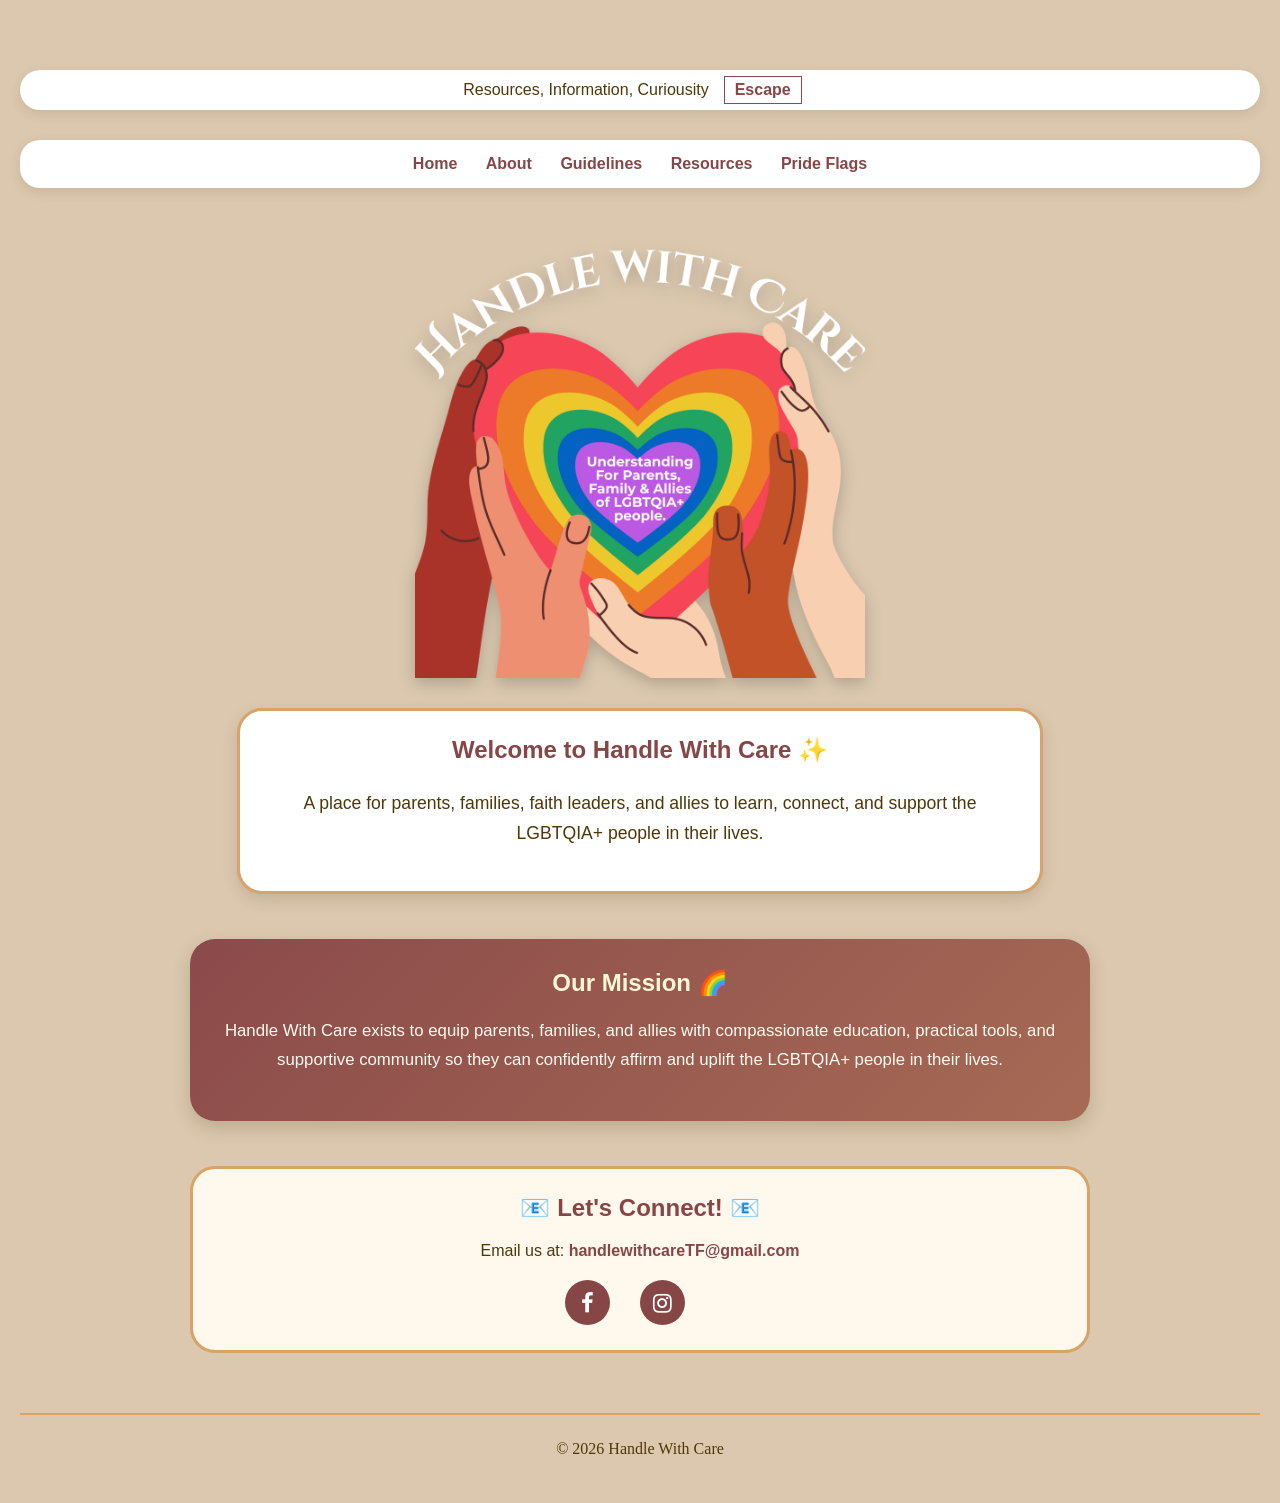
<file: index.html>
<!DOCTYPE html>
<html lang="en">
    <head>

<link rel="stylesheet" href="style.css">
<link rel="stylesheet" href="https://cdnjs.cloudflare.com/ajax/libs/font-awesome/4.7.0/css/font-awesome.min.css">
<title>Handle With Care</title>
</head>
    

<body>
<!-- This is where I will put an intro and 3 links. I also did some clean up to make it look prettier.-->

<header>

    <nav class="top-bar">
        <p>Resources, Information, Curiousity</p>
        <a href="https://www.google.com/" class="escape-button">Escape</a>
    </nav>

    <nav class="main-nav">
        <a href="index.html">Home</a>
        <a href="about.html">About</a>
        <a href="guidelines.html">Guidelines</a>
        <a href="favorites.html">Resources</a>
        <a href="facts.html">Pride Flags</a>
    </nav>

</header>

    <!--I didn't like what type of website I was building, and decided to start from scratch, I might 
    regret this decision, I might not!-->

    <!-- I did some research on the good old internet and looked up the code to change the color of my 
     font and the position of where the header is. It also took me a bit to fix it because
    some of the information was confusing so I had to play with it, which was a good experience!-->

    <!--I did more research for the website code and color numbers, I wanted to make something way better
    I probably spent way too much time and finding different lessons for code, but I want to use this website
    in the future. I am super excited!-->

    <main>

        <img 
        src="Handle with Care LOGO White.png" 
        class="logo"
        alt="Handle With Care Logo."
        >

        <section class="welcome">

            <h1>Welcome to Handle With Care ✨</h1>

            <p>
                A place for parents, families, faith leaders, and allies
                to learn, connect, and support the LGBTQIA+ people in their lives.
            </p>
        
        </section>

        <section class="mission">

            <h2>Our Mission 🌈</h2> <!--The emojis I would just open the emoji keyboard and google.-->

            <p>
                Handle With Care exists to equip parents, families, and allies
                with compassionate education, practical tools, and supportive
                community so they can confidently affirm and uplift the
                LGBTQIA+ people in their lives.
            </p>

        </section>

        <section class="contact">

            <h2>📧 Let's Connect! 📧</h2>

            <p>
                Email us at:
                <a href="mailto:handlewithcareTF@gmail.com">
                    handlewithcareTF@gmail.com
                </a>

            </p>

            <section class="socials">

                <a href="https://www.facebook.com/profile.php?id=61593696044257" class="fa fa-facebook"></a>
                
                <a href="https://www.instagram.com/handlewithcaretf/" class="fa fa-instagram"></a>

            </p>

        </section>

    </main>


     <footer>
        &copy; 2026 Handle With Care
    </footer>



    </body>
    </html>
</file>
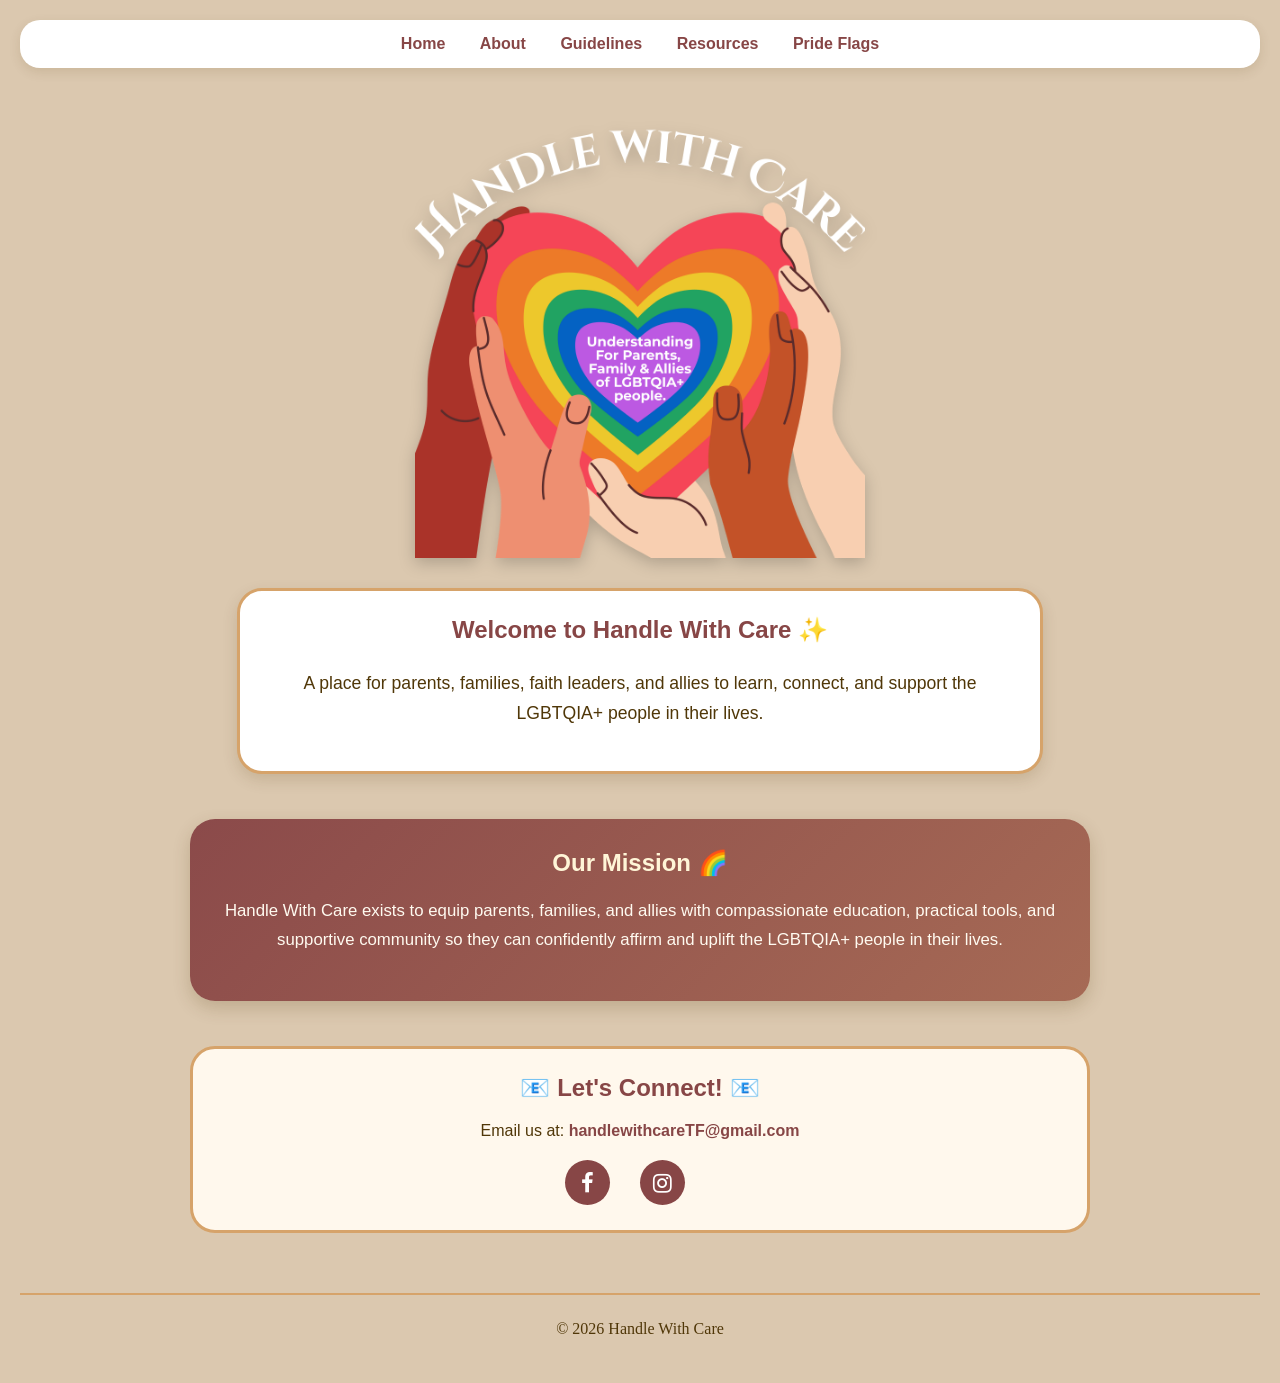
<file: HWC-Website-main/index.html>
<!DOCTYPE html>
<html lang="en">
    <head>

<link rel="stylesheet" href="style.css">
<link rel="stylesheet" href="https://cdnjs.cloudflare.com/ajax/libs/font-awesome/4.7.0/css/font-awesome.min.css">
<title>Handle With Care</title>
</head>
    

<body>
<!-- This is where I will put an intro and 3 links. I also did some clean up to make it look prettier.-->

<header>

    <nav>
        <a href="index.html">Home</a>
        <a href="about.html">About</a>
        <a href="guidelines.html">Guidelines</a>
        <a href="favorites.html">Resources</a>
        <a href="facts.html">Pride Flags</a>
    </nav>

</header>

    <!--I didn't like what type of website I was building, and decided to start from scratch, I might 
    regret this decision, I might not!-->

    <!-- I did some research on the good old internet and looked up the code to change the color of my 
     font and the position of where the header is. It also took me a bit to fix it because
    some of the information was confusing so I had to play with it, which was a good experience!-->

    <!--I did more research for the website code and color numbers, I wanted to make something way better
    I probably spent way too much time and finding different lessons for code, but I want to use this website
    in the future. I am super excited!-->

    <main>

        <img 
        src="Handle with Care LOGO White.png" 
        class="logo"
        alt="Handle With Care Logo."
        >

        <section class="welcome">

            <h1>Welcome to Handle With Care ✨</h1>

            <p>
                A place for parents, families, faith leaders, and allies
                to learn, connect, and support the LGBTQIA+ people in their lives.
            </p>
        
        </section>

        <section class="mission">

            <h2>Our Mission 🌈</h2> <!--The emojis I would just open the emoji keyboard and google.-->

            <p>
                Handle With Care exists to equip parents, families, and allies
                with compassionate education, practical tools, and supportive
                community so they can confidently affirm and uplift the
                LGBTQIA+ people in their lives.
            </p>

        </section>

        <section class="contact">

            <h2>📧 Let's Connect! 📧</h2>

            <p>
                Email us at:
                <a href="mailto:handlewithcareTF@gmail.com">
                    handlewithcareTF@gmail.com
                </a>

            </p>

            <section class="socials">

                <a href="https://www.facebook.com/profile.php?id=61593696044257" class="fa fa-facebook"></a>
                
                <a href="https://www.instagram.com/handlewithcaretf/" class="fa fa-instagram"></a>

            </p>

        </section>

    </main>


     <footer>
        &copy; 2026 Handle With Care
    </footer>



    </body>
    </html>
</file>
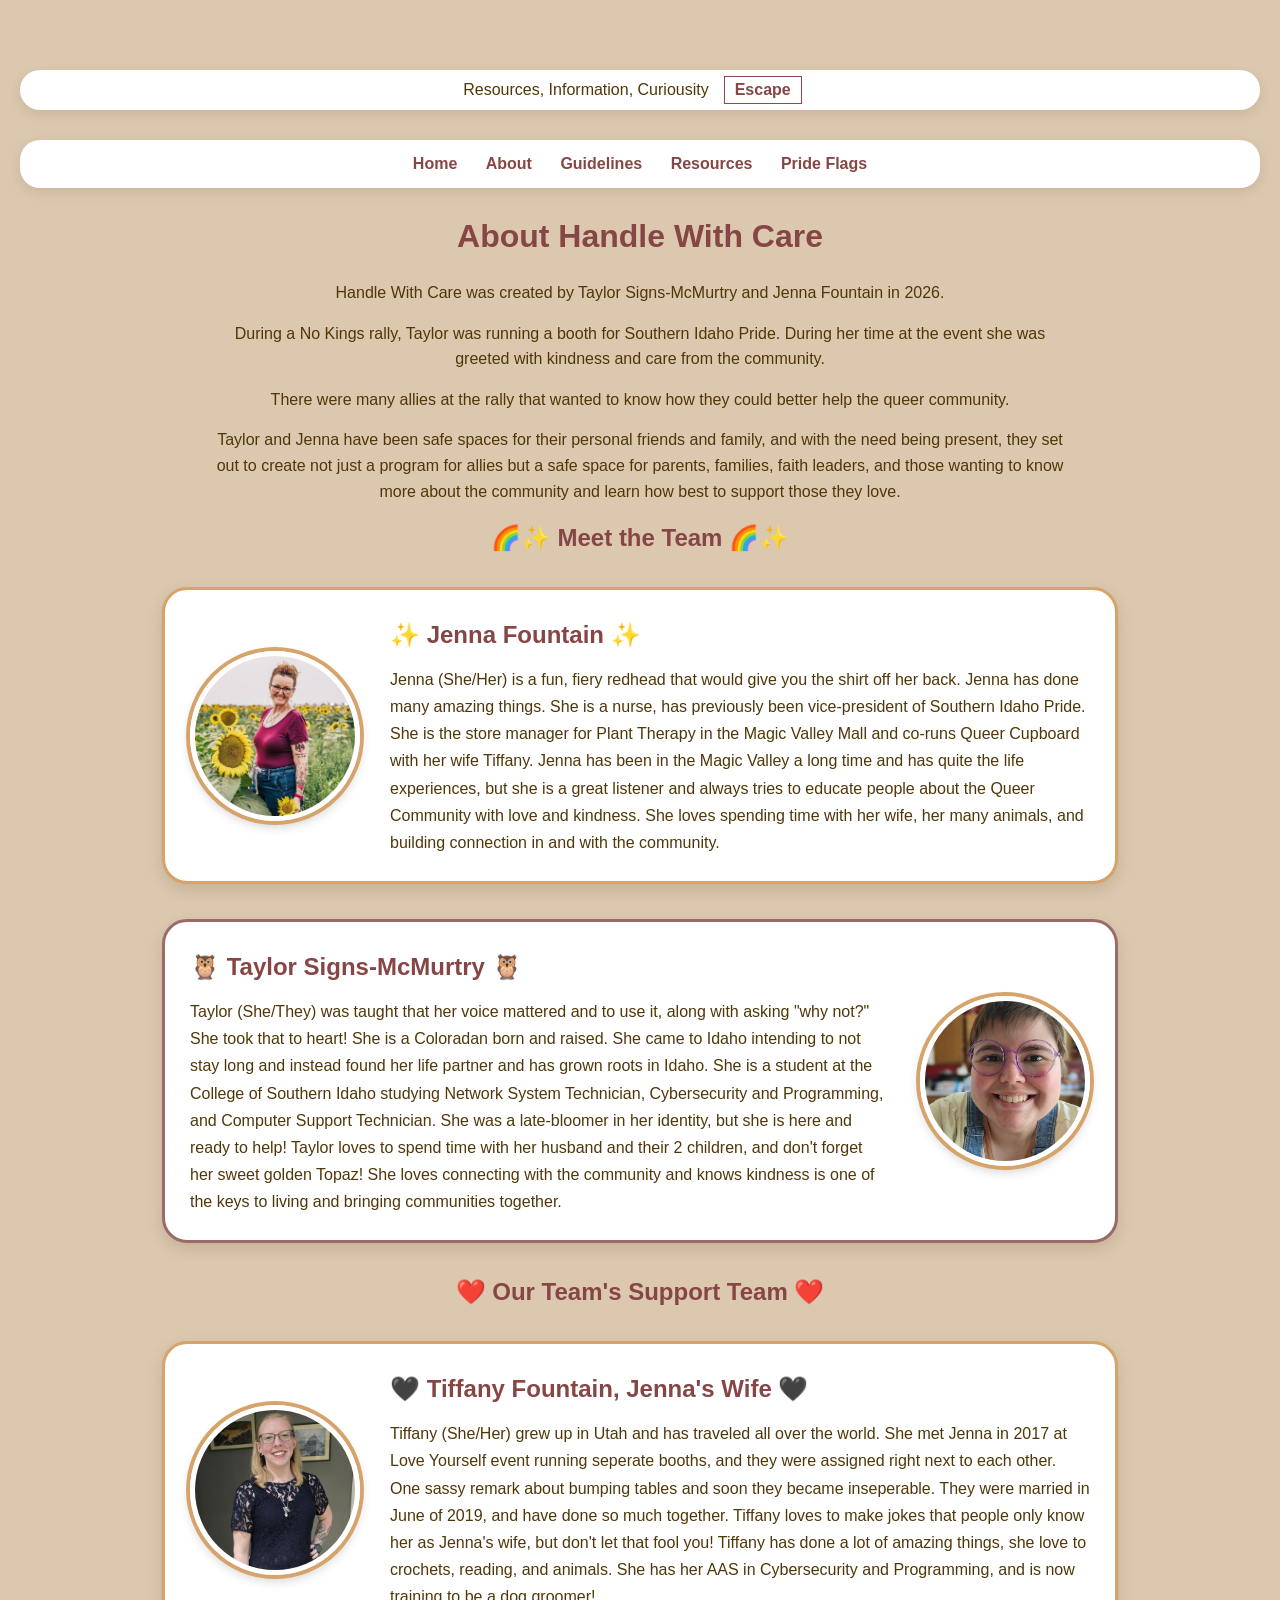
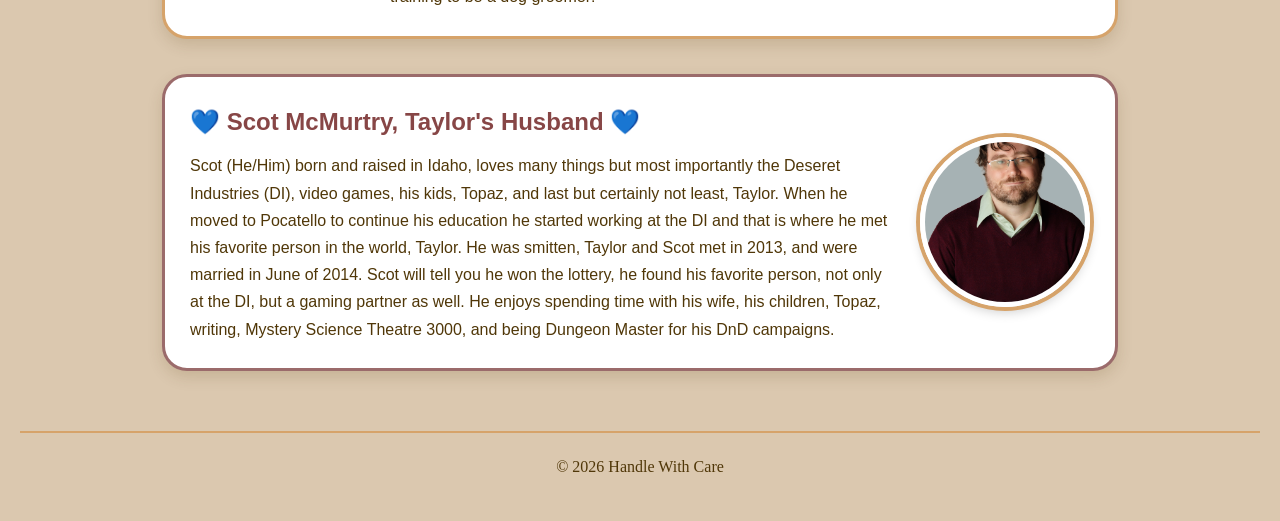
<file: about.html>
<!--Thought it would be fun to add an about us page and our spouses, since they support us so much!-->

<!DOCTYPE html>
<html lang="en">
<head>
    
    <link rel="stylesheet" href="style.css">

<title>About Handle With Care</title>

</head>

<body>

<header>

    <nav class="top-bar">
        <p>Resources, Information, Curiousity</p>
        <a href="https://www.google.com/" class="escape-button">Escape</a>
    </nav>

    <nav class="main-nav">
        <a href="index.html">Home</a>
        <a href="about.html">About</a>
        <a href="guidelines.html">Guidelines</a>
        <a href="favorites.html">Resources</a>
        <a href="facts.html">Pride Flags</a>
    </nav>

</header>   

<!--About HWC section.-->

<h1>About Handle With Care</h1>

<p class="intro"> Handle With Care was created by Taylor Signs-McMurtry and Jenna Fountain
    in 2026. 
</p>

    <p class="intro">During a No Kings rally, Taylor was running a booth for Southern Idaho Pride.
        During her time at the event she was greeted with kindness and care from the community.
    </p>
    
    <p class="intro">There were many allies at the rally that wanted
    to know how they could better help the queer community.
    </p>
    
    <p class="intro">Taylor and Jenna have been safe spaces for their personal friends and family, 
        and with the need being present, they set out to create not just a program for 
        allies but a safe space for parents, families, faith leaders, and those wanting 
        to know more about the community and learn how best to support those they love.
    </p>

<!--I tried typing out all of the different colors and font, but then class on 8/27 and some
research helped me make it simplier!-->

<h2> 🌈✨ Meet the Team 🌈✨ </h2>

<section class="person">
    <img src="Jenna.jpg" alt="Jenna Fountain">

    <p>

        <strong>✨ Jenna Fountain ✨</strong>

         Jenna (She/Her) is a fun, fiery redhead that would give you the
        shirt off her back. Jenna has done many amazing things. She is a nurse,
        has previously been vice-president of Southern Idaho Pride. She is the
        store manager for Plant Therapy in the Magic Valley Mall and co-runs
        Queer Cupboard with her wife Tiffany.

        Jenna has been in the Magic Valley a long time and has quite the
        life experiences, but she is a great listener and always tries to educate
        people about the Queer Community with love and kindness. She loves spending
        time with her wife, her many animals, and building connection in and with the community.

    </p>
</section>

<section class="person">
    <img src="TASM.jpg" alt="Taylor Signs-McMurtry">

    <p>
        <strong>🦉 Taylor Signs-McMurtry 🦉</strong>

        Taylor (She/They) was taught that her voice mattered and to use it,
        along with asking "why not?" She took that to heart! She is a Coloradan
        born and raised. She came to Idaho intending to not stay long and instead
        found her life partner and has grown roots in Idaho.

        She is a student at the College of Southern Idaho studying Network System
        Technician, Cybersecurity and Programming, and Computer Support Technician.
        She was a late-bloomer in her identity, but she is here and ready to help!

        Taylor loves to spend time with her husband and their 2 children, and don't forget her 
        sweet golden Topaz! She loves connecting with the community and knows kindness is one of 
        the keys to living and bringing communities together.
    </p>
</section>

<h2>❤️ Our Team's Support Team ❤️</h2>

<section class="person">
    <img src="Tiffany.jpg" alt="Tiffany Fountain">


    <p>
        <strong>🖤 Tiffany Fountain, Jenna's Wife 🖤</strong>

        Tiffany (She/Her) grew up in Utah and has traveled all over the world. She met Jenna in 2017 at 
        Love Yourself event running seperate booths, and they were assigned right next to each other. One
        sassy remark about bumping tables and soon they became inseperable. They were married in June of 2019,
        and have done so much together. Tiffany loves to make jokes that people only know her as Jenna's wife,
        but don't let that fool you! Tiffany has done a lot of amazing things, she love to crochets, reading, and animals.
        She has her AAS in Cybersecurity and Programming, and is now training to be a dog groomer!
    </p>
</section>

<section class="person">
    <img src="Scot.jpg" alt="Scot McMurtry">


    <p>
        <strong>💙 Scot McMurtry, Taylor's Husband 💙 </strong>

        Scot (He/Him) born and raised in Idaho, loves many things but most importantly the
        Deseret Industries (DI), video games, his kids, Topaz, and last but certainly not least, Taylor.
         When he moved to Pocatello to continue his education he started working at the DI and that is 
         where he met his favorite person in the world, Taylor. He was smitten, Taylor and Scot met in 2013, 
        and were married in June of 2014. Scot will tell you he won the lottery, he found his favorite 
        person, not only at the DI, but a gaming partner as well. He enjoys spending time with his wife, 
        his children, Topaz, writing, Mystery Science Theatre 3000, and being Dungeon Master for his DnD 
        campaigns. 
    </p>


</section>

<footer>
    &copy; 2026 Handle With Care
</footer>

</body>
</html>
</file>
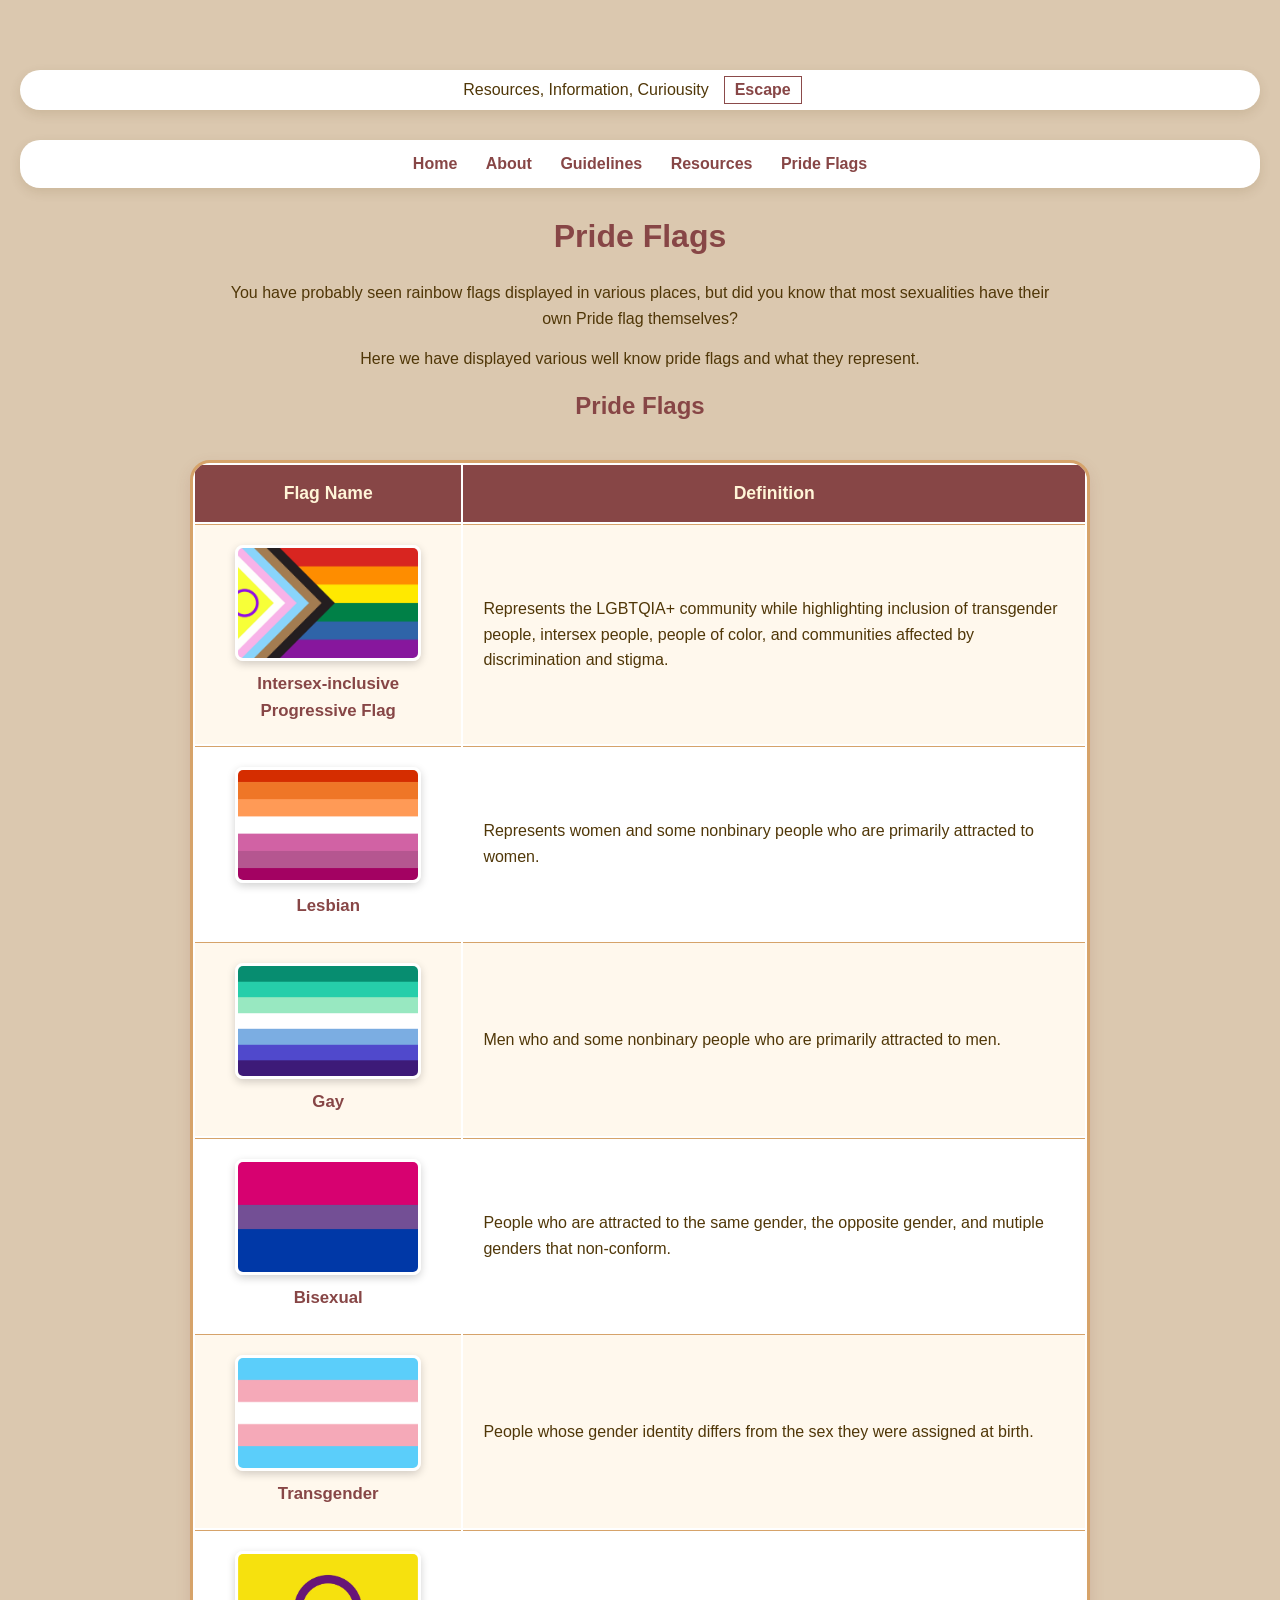
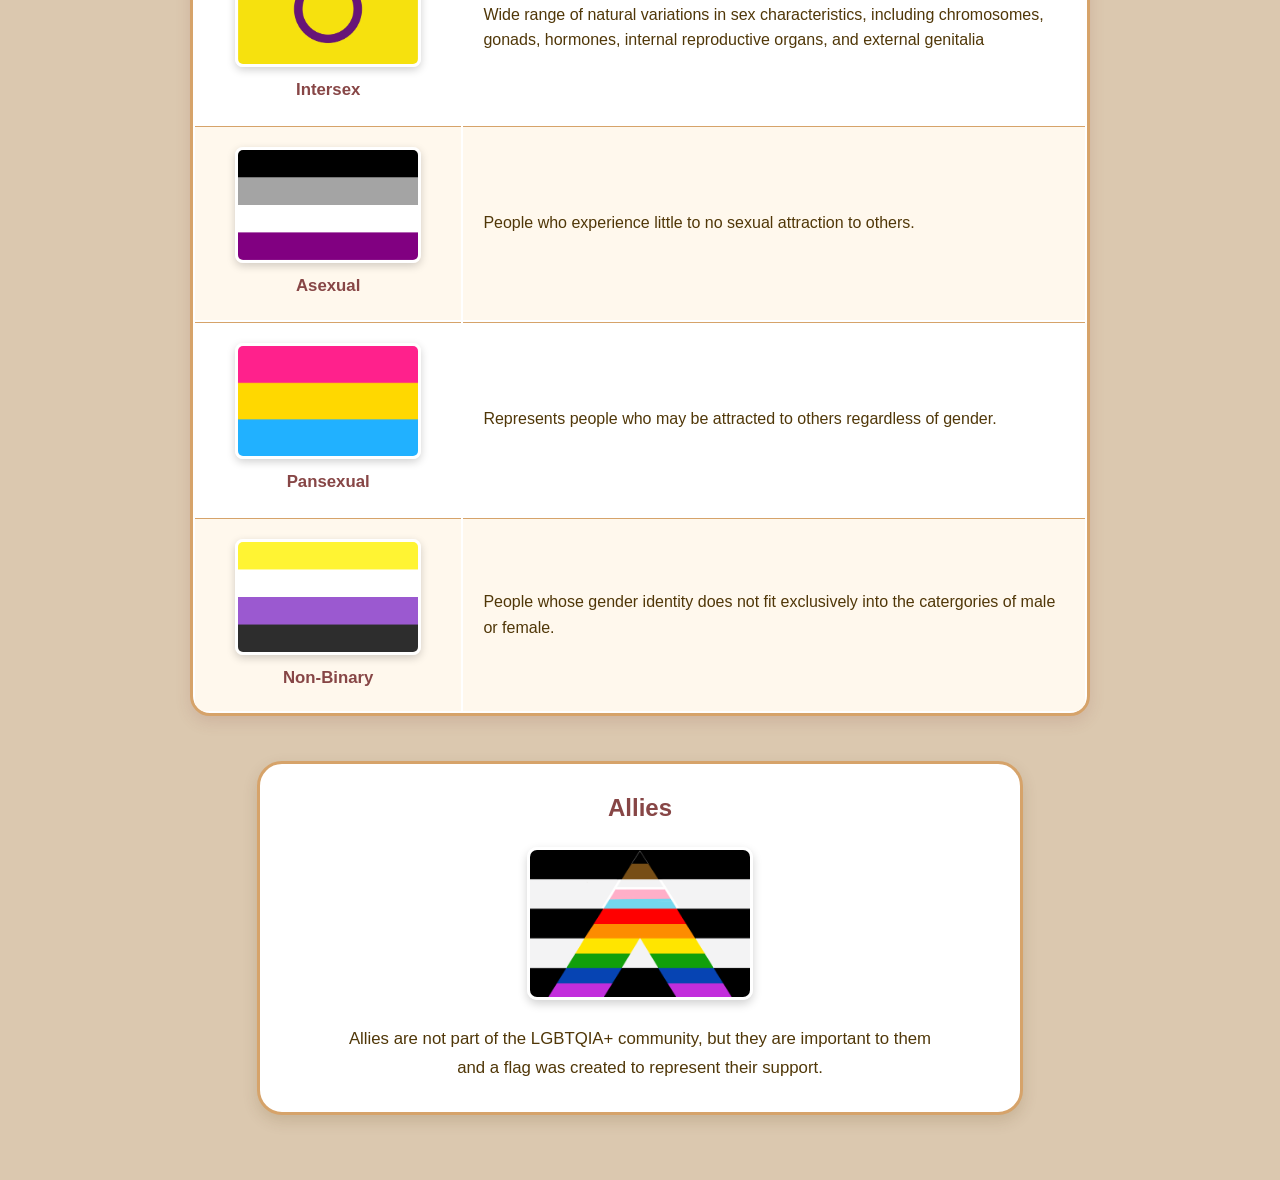
<file: facts.html>
<!DOCTYPE html>

<html lang="en">

<head>

    <title>Pride Flags</title>

    <link rel="stylesheet" href="style.css">


</head>

<body>

    <nav class="top-bar">
        <p>Resources, Information, Curiousity</p>
        <a href="https://www.google.com/" class="escape-button">Escape</a>
    </nav>

    <nav class="main-nav">
        <a href="index.html">Home</a>
        <a href="about.html">About</a>
        <a href="guidelines.html">Guidelines</a>
        <a href="favorites.html">Resources</a>
        <a href="facts.html">Pride Flags</a>
    </nav>



    <h1>Pride Flags</h1>

<p class="intro"> You have probably seen rainbow flags displayed in various places, but did you know
    that most sexualities have their own Pride flag themselves?
</p>

    <p class="intro">Here we have displayed various well know pride flags and what they represent.
    </p>
    
    <section>
    <h2>Pride Flags</h2>

    <table class="prideflags-table">
        <tr>
            <th>Flag Name</th>
            <th>Definition</th>
        </tr>

        <tr>
            <td><img src="progprideflag.png" alt="Progressive Pride Flag">Intersex-inclusive Progressive Flag</td>
            <td>Represents the LGBTQIA+ community while highlighting inclusion of transgender people, 
                intersex people, people of color, and communities affected by discrimination and stigma.
            </td>
        </tr>

        <tr>
            <td><img src="lesbianflag.png" alt="Lesbian Pride Flag">Lesbian</td>
            <td>Represents women and some nonbinary people who are primarily attracted to women.</td>
        </tr>

        <tr>
            <td><img src="gayprideflag.png" alt="Gay Pride Flag">Gay</td>
            <td>Men who and some nonbinary people who are primarily attracted to men.</td>
        </tr>

        <tr>
            <td><img src="biprideflag.png" alt="Bisexual Pride Flag">Bisexual</td>
            <td>People who are attracted to the same gender, the opposite gender, and mutiple 
                genders that non-conform.
            </td>
        </tr>

        <tr>
            <td><img src="transflag.png" alt="Tansgender Pride Flag">Transgender</td>
            <td>People whose gender identity differs from the sex they were assigned at birth.</td>
        </tr>

        <tr>
            <td><img src="intersexflag.png" alt="Intersex Pride Flag">Intersex</td>
            <td>Wide range of natural variations in sex characteristics, including chromosomes, 
                gonads, hormones, internal reproductive organs, and external genitalia</td>
        </tr>

        <tr>
            <td><img src="aceflag.png" alt="Asexual Pride Flag">Asexual</td>
            <td>People who experience little to no sexual attraction to others.</td>
        </tr>

        <tr>
            <td><img src="panflag.png" alt="Pansexual Pride Flag">Pansexual</td>
            <td>Represents people who may be attracted to others regardless of gender.</td>
        </tr>

        <tr>
            <td><img src="nbflag.png" alt="Non-Binary Pride Flag">Non-Binary</td>
            <td>People whose gender identity does not fit exclusively into the catergories of male or 
                female.</td>
        </tr>
    </table>

</section>

<section class="allies-section">
    
            <h2>Allies</h2>

            <img 
                src="allyflag.png" 
                class="ally-flag"
                alt="Ally Flag">
            
            <p>
                Allies are not part of the LGBTQIA+ community, but they are important to them and a flag 
                was created to represent their support.
            </p>
        
        </section>
    
</body>
</html>
</file>
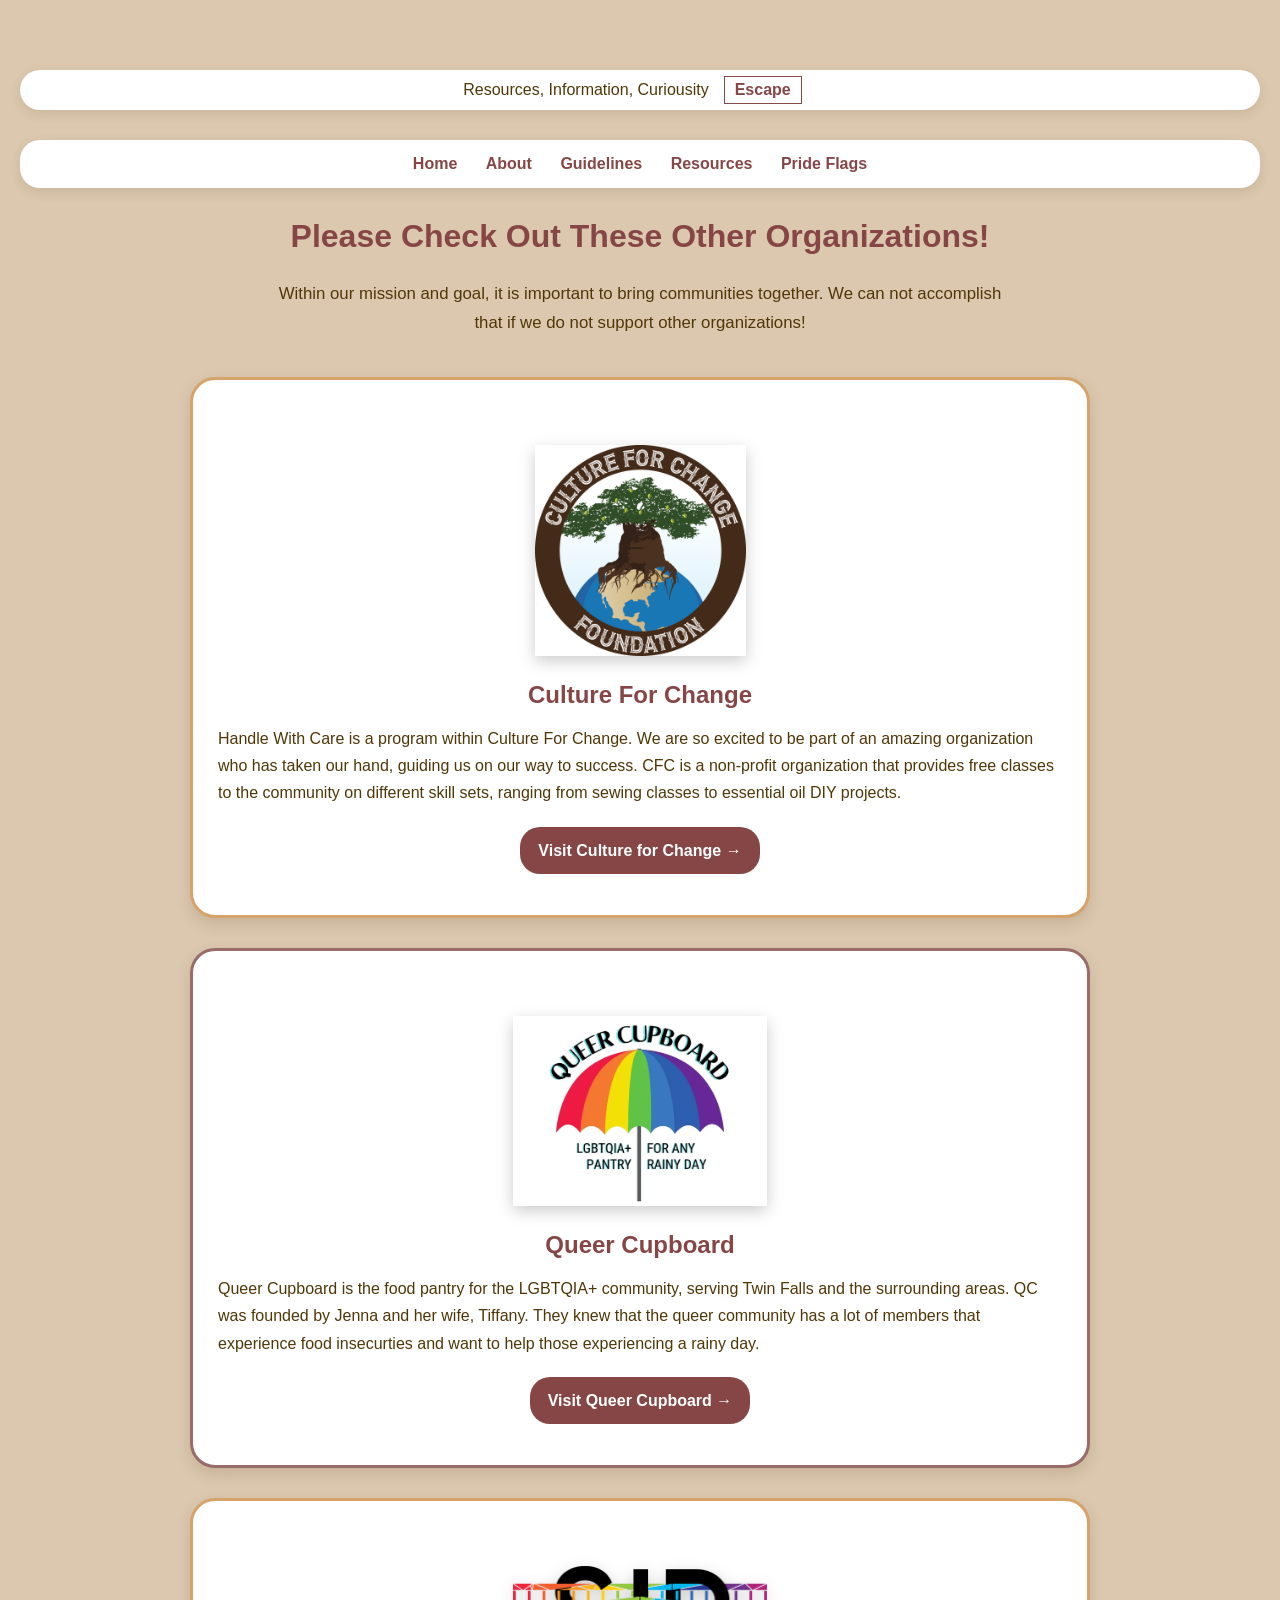
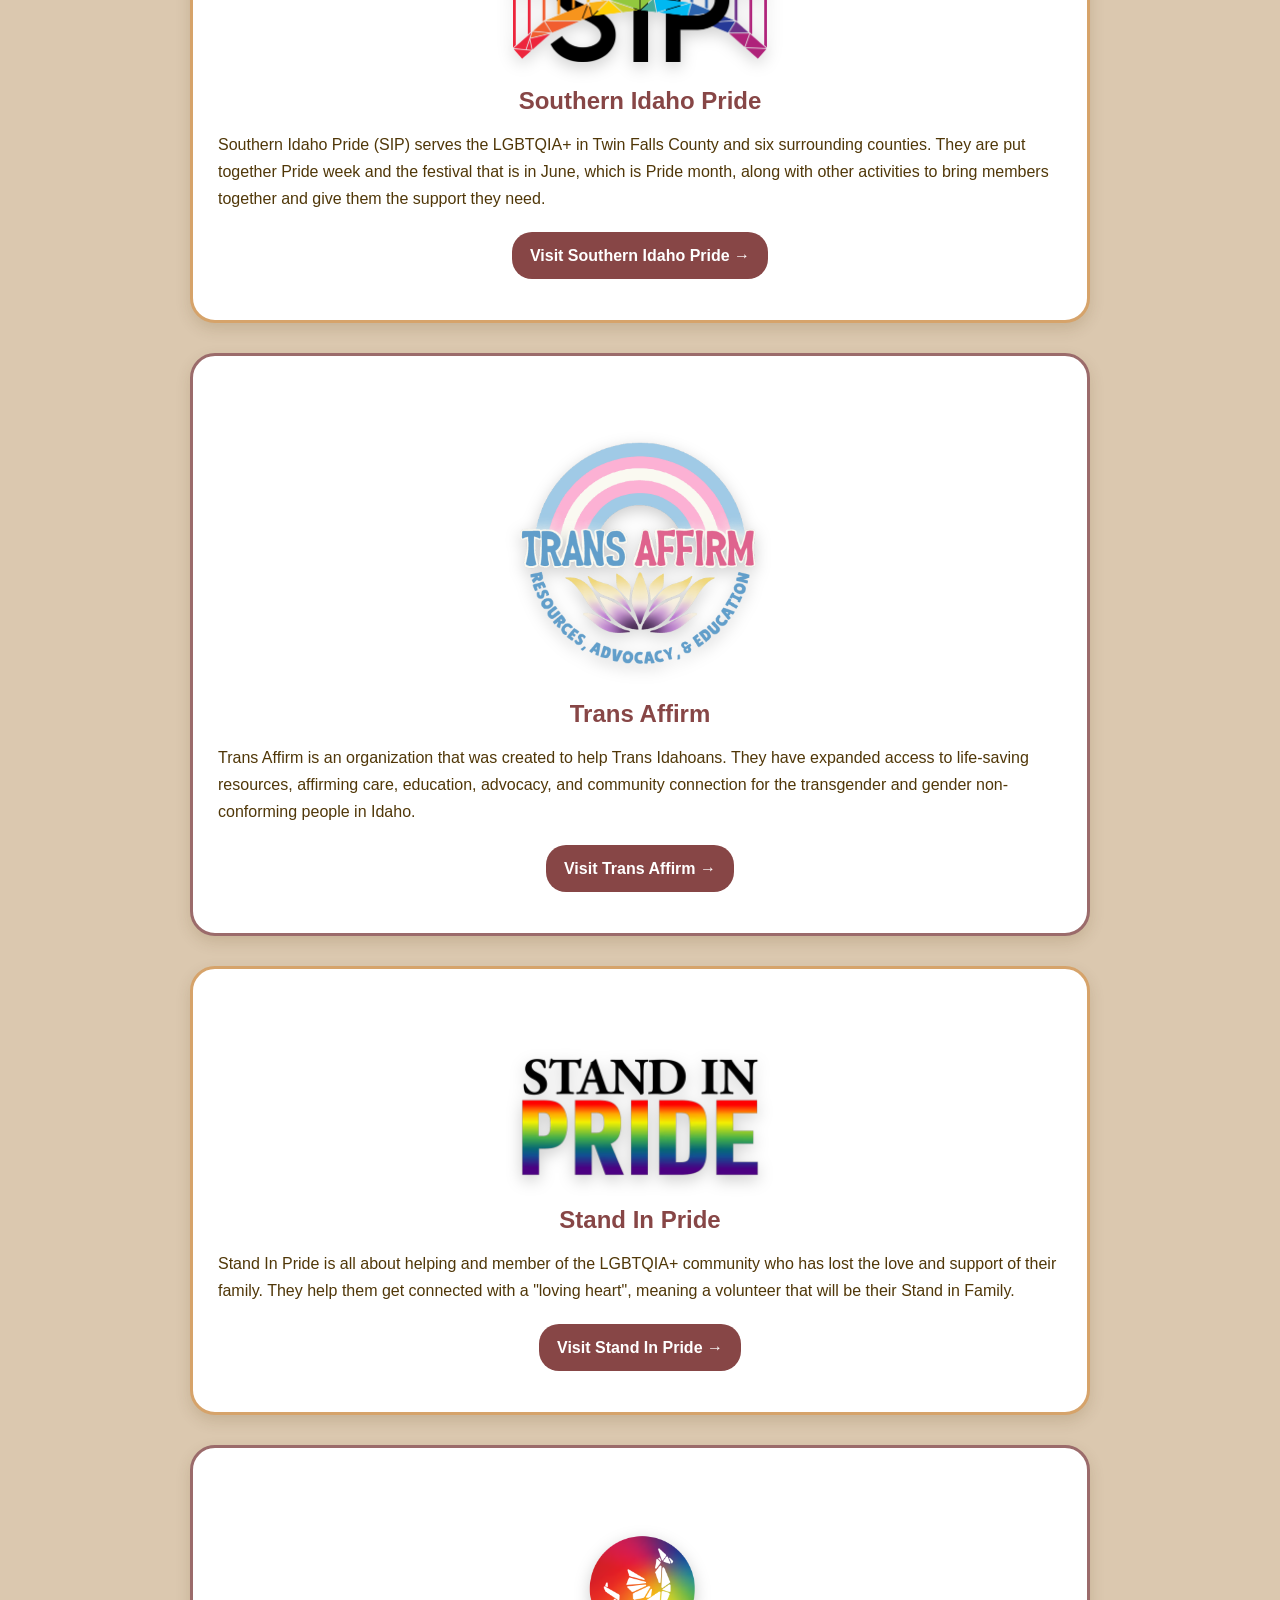
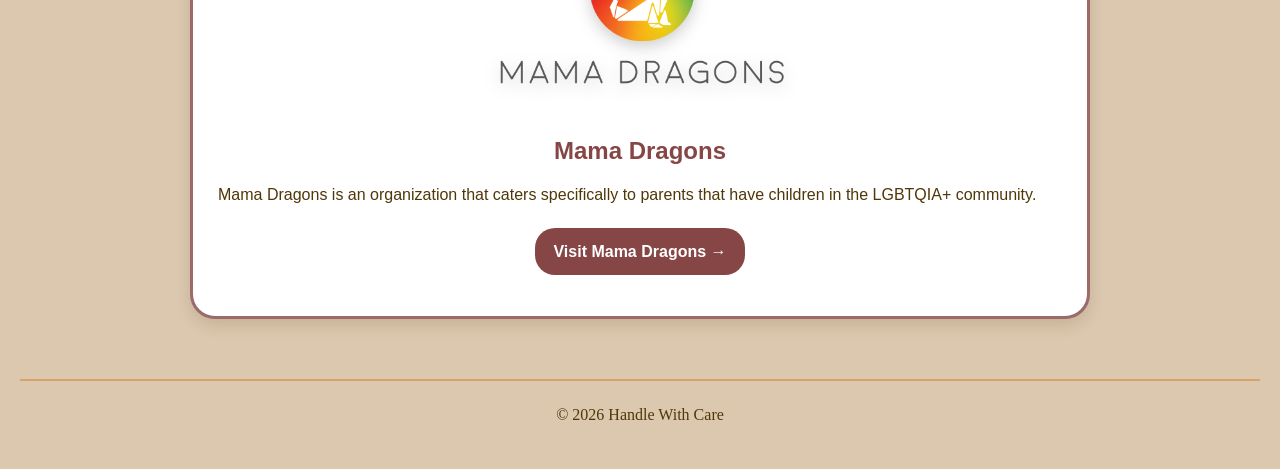
<file: favorites.html>
<!--I got very hyper focused on this webpage. I wanted to add so much more so I spent a lot of time
doing research and knowing how to make it look better. I am enjoying this a lot!-->


<!DOCTYPE html>
<html lang="en">
<head>

    <title>Great Resources</title>

    <link rel="stylesheet" href="style.css">

</head>

<body>

   <nav class="top-bar">
        <p>Resources, Information, Curiousity</p>
        <a href="https://www.google.com/" class="escape-button">Escape</a>
    </nav>

    <nav class="main-nav">
        <a href="index.html">Home</a>
        <a href="about.html">About</a>
        <a href="guidelines.html">Guidelines</a>
        <a href="favorites.html">Resources</a>
        <a href="facts.html">Pride Flags</a>
    </nav>

    <main class="resources">

    <h1>Please Check Out These Other Organizations!</h1>

<p class="resource-intro">
    Within our mission and goal, it is important to bring communities together. 
    We can not accomplish that if we do not support other organizations! 
</p>

<section class="resource-card">

    <img 
        src="cfc.png" 
        class="cfc-logo"
        alt="Culture For Change"
        width="300"
        height="300"
        >

<h2>
    <a href="https://www.cultureforchangefoundation.org/">
             Culture For Change
        </a>
</h2>



<p>
    Handle With Care is a program within Culture For Change. We are  so excited to be part of
    an amazing organization who has taken our hand, guiding us on our way to success.
    
    CFC is a non-profit organization that provides free classes to the community on
     different skill sets, ranging from sewing classes to essential oil DIY projects. 
</p>

<p class="visit">
    <a href="https://www.cultureforchangefoundation.org/">
        Visit Culture for Change →
    </a>
</p>

</section>

<section class="resource-card">

    <img 
        src="queercupboard.png" 
        class="qc-logo"
        alt="Queer Cupboard"
        >

    <h2>
        <a href="https://queercupboard.org/">
             Queer Cupboard 
        </a>

    </h2>

<p>
    Queer Cupboard is the food pantry for the LGBTQIA+ community, serving Twin Falls and 
    the surrounding areas. QC was founded by Jenna and her wife, Tiffany. 
    They knew that the queer community has a lot of members that experience food insecurties
    and want to help those experiencing a rainy day.
</p>

<p class="visit">
    <a href="https://queercupboard.org/">
        Visit Queer Cupboard →
        </a>
</p>

</section>

<section class="resource-card">

    <img 
        src="sip.png" 
        class="sip-logo"
        alt="Southern Idaho Pride"
        >
<h2>
     <a href="https://www.southernidahopride.org/home">
         Southern Idaho Pride 
    </a>
</h2>

<p>
    Southern Idaho Pride (SIP) serves the LGBTQIA+ in Twin Falls County and six surrounding counties. 
    They are put together Pride week and the festival that is in June, which is Pride month, along with 
    other activities to bring members together and give them the support they need. 
</p>

    <p class="visit">
    <a href="https://www.southernidahopride.org/home">
        Visit Southern Idaho Pride →
     </a>
    </p>

    </section>

<section class="resource-card">
<h2>
    <img 
        src="transaffirm.png" 
        class="ta-logo"
        alt="Trans Affirm"
        >
    <a href="https://www.transaffirm.org/">
            Trans Affirm
        </a>
</h2>

<p>
    Trans Affirm is an organization that was created to help Trans Idahoans. They have expanded access to life-saving resources,
    affirming care, education, advocacy, and community connection for the transgender and gender non-conforming people in Idaho.
</p>

    <p class="visit">
    <a href="https://www.transaffirm.org/">
        Visit Trans Affirm →
     </a>
    </p>

</section>

<section class="resource-card">

<h2>
    <img 
        src="standinpride.png" 
        class="stip-logo"
        alt="Stand In Pride"
        >
    <a href="https://www.standinpride.org/">
            Stand In Pride 
        </a>

    </h2>

<p>
    Stand In Pride is all about helping and member of the LGBTQIA+ community who has lost the love 
    and support of their family. They help them get connected with a "loving heart", meaning a volunteer
    that will be their Stand in Family.
</p>

<p class="visit">
    <a href="https://www.standinpride.org/">
        Visit Stand In Pride →
        </a>
</p>

</section>


<section class="resource-card">

    <img 
        src="Mama Dragons Logo.png" 
        class="md-logo"
        alt="Mama Dragons"
        >
<h2>
    
    <a href="https://www.mamadragons.org/">
             Mama Dragons 
        </a>
</h2>



<p>
    Mama Dragons is an organization that caters specifically to parents 
    that have children in the LGBTQIA+ community.
    
</p>

    <p class="visit">
    <a href="https://www.mamadragons.org/">
        Visit Mama Dragons →
     </a>
    </p>

</section>



</main>

<footer>
    &copy; 2026 Handle With Care
</footer>

</body>
</html>
</file>
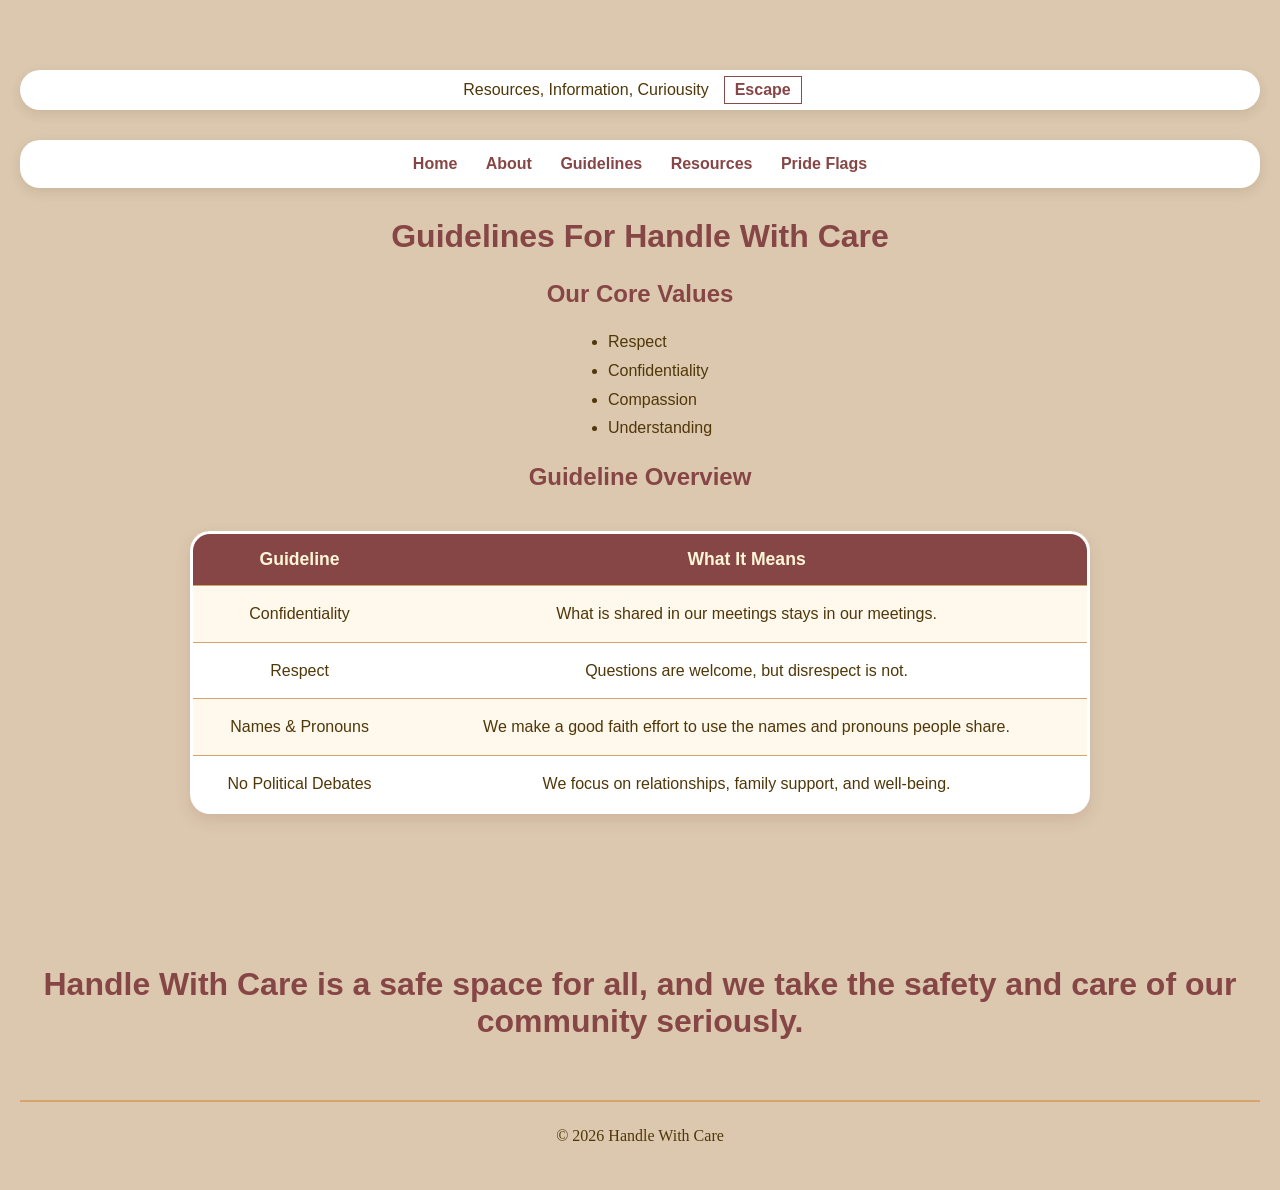
<file: guidelines.html>
<!--Added this guidelines page for more information.-->


<!DOCTYPE html>
<html lang="en">
<head>
    
    <link rel="stylesheet" href="style.css">

<title>Guidelines - Handle With Care</title>

</head>

<body>

<header>

   <nav class="top-bar">
        <p>Resources, Information, Curiousity</p>
        <a href="https://www.google.com/" class="escape-button">Escape</a>
    </nav>

    <nav class="main-nav">
        <a href="index.html">Home</a>
        <a href="about.html">About</a>
        <a href="guidelines.html">Guidelines</a>
        <a href="favorites.html">Resources</a>
        <a href="facts.html">Pride Flags</a>
    </nav>

</header>

<h1>Guidelines For Handle With Care</h1>

<section class="core-values">

    <h2>Our Core Values</h2>

    <ul>
        <li>Respect</li>
        <li>Confidentiality</li>
        <li>Compassion</li>
        <li>Understanding</li>
    </ul>

</section>

<section>
    <h2>Guideline Overview</h2>

    <table class="guidelines-table">
        <tr>
            <th>Guideline</th>
            <th>What It Means</th>
        </tr>

        <tr>
            <td>Confidentiality</td>
            <td>What is shared in our meetings stays in our meetings.</td>
        </tr>

        <tr>
            <td>Respect</td>
            <td>Questions are welcome, but disrespect is not.</td>
        </tr>

        <tr>
            <td>Names &amp; Pronouns</td>
            <td>We make a good faith effort to use the names and pronouns people share.</td>
        </tr>

        <tr>
            <td>No Political Debates</td>
            <td>We focus on relationships, family support, and well-being.</td>
        </tr>
    </table>
</section>

<br> 
<br>
<br>
<br>
<br>
<h1>Handle With Care is a safe space for all, and we take the safety and care of our community
    seriously.
</h1>

 <footer>
        &copy; 2026 Handle With Care
</footer>


</body>
</html>
</file>
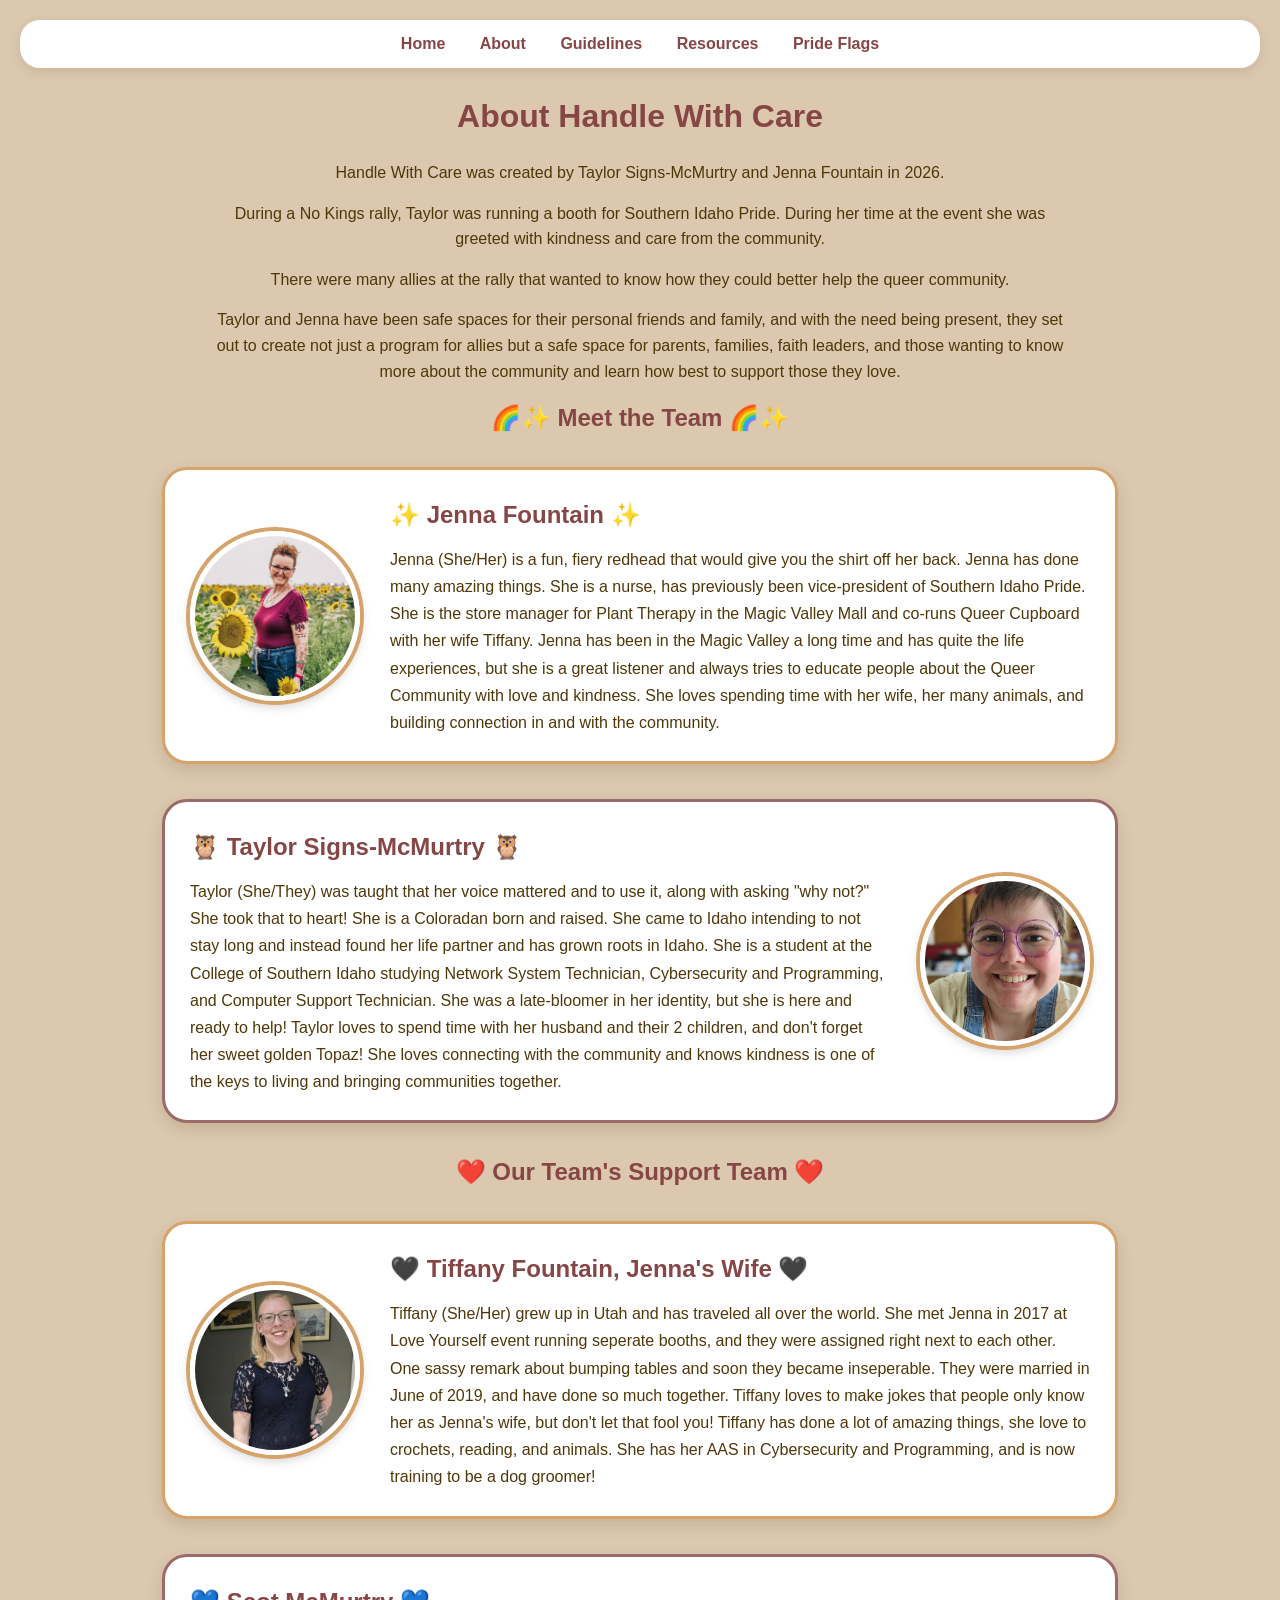
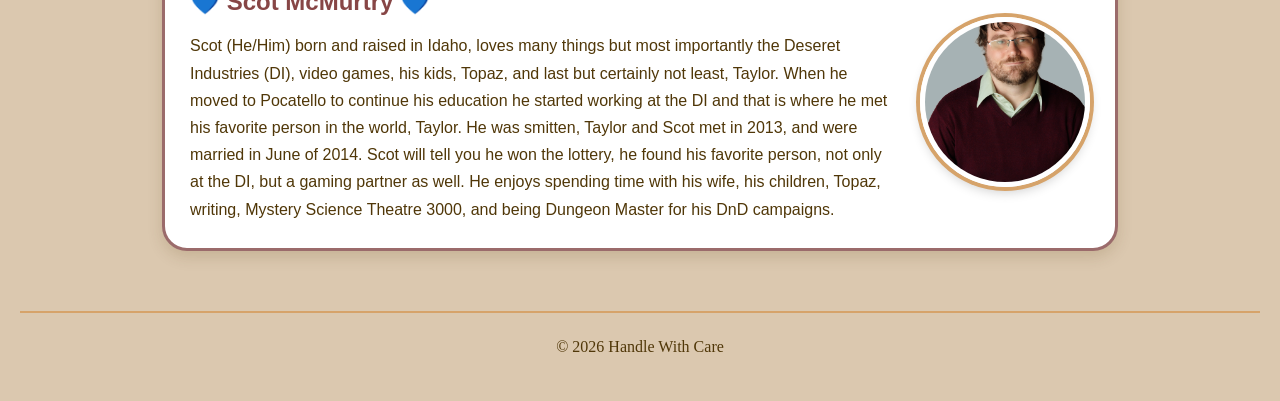
<file: HWC-Website-main/about.html>
<!--Thought it would be fun to add an about us page and our spouses, since they support us so much!-->

<!DOCTYPE html>
<html lang="en">
<head>
    
    <link rel="stylesheet" href="style.css">

<title>About Handle With Care</title>

</head>

<body>

<header>

    <nav>
        
    <a href="index.html">Home</a>
    <a href="about.html">About</a>
    <a href="guidelines.html">Guidelines</a>
    <a href="favorites.html">Resources</a>
    <a href="facts.html">Pride Flags</a>
    </nav>

</header>   

<!--About HWC section.-->

<h1>About Handle With Care</h1>

<p class="intro"> Handle With Care was created by Taylor Signs-McMurtry and Jenna Fountain
    in 2026. 
</p>

    <p class="intro">During a No Kings rally, Taylor was running a booth for Southern Idaho Pride.
        During her time at the event she was greeted with kindness and care from the community.
    </p>
    
    <p class="intro">There were many allies at the rally that wanted
    to know how they could better help the queer community.
    </p>
    
    <p class="intro">Taylor and Jenna have been safe spaces for their personal friends and family, 
        and with the need being present, they set out to create not just a program for 
        allies but a safe space for parents, families, faith leaders, and those wanting 
        to know more about the community and learn how best to support those they love.
    </p>

<!--I tried typing out all of the different colors and font, but then class on 8/27 and some
research helped me make it simplier!-->

<h2> 🌈✨ Meet the Team 🌈✨ </h2>

<section class="person">
    <img src="Jenna.jpg" alt="Jenna Fountain">

    <p>

        <strong>✨ Jenna Fountain ✨</strong>

         Jenna (She/Her) is a fun, fiery redhead that would give you the
        shirt off her back. Jenna has done many amazing things. She is a nurse,
        has previously been vice-president of Southern Idaho Pride. She is the
        store manager for Plant Therapy in the Magic Valley Mall and co-runs
        Queer Cupboard with her wife Tiffany.

        Jenna has been in the Magic Valley a long time and has quite the
        life experiences, but she is a great listener and always tries to educate
        people about the Queer Community with love and kindness. She loves spending
        time with her wife, her many animals, and building connection in and with the community.

    </p>
</section>

<section class="person">
    <img src="TASM.jpg" alt="Taylor Signs-McMurtry">

    <p>
        <strong>🦉 Taylor Signs-McMurtry 🦉</strong>

        Taylor (She/They) was taught that her voice mattered and to use it,
        along with asking "why not?" She took that to heart! She is a Coloradan
        born and raised. She came to Idaho intending to not stay long and instead
        found her life partner and has grown roots in Idaho.

        She is a student at the College of Southern Idaho studying Network System
        Technician, Cybersecurity and Programming, and Computer Support Technician.
        She was a late-bloomer in her identity, but she is here and ready to help!

        Taylor loves to spend time with her husband and their 2 children, and don't forget her 
        sweet golden Topaz! She loves connecting with the community and knows kindness is one of 
        the keys to living and bringing communities together.
    </p>
</section>

<h2>❤️ Our Team's Support Team ❤️</h2>

<section class="person">
    <img src="Tiffany.jpg" alt="Tiffany Fountain">


    <p>
        <strong>🖤 Tiffany Fountain, Jenna's Wife 🖤</strong>

        Tiffany (She/Her) grew up in Utah and has traveled all over the world. She met Jenna in 2017 at 
        Love Yourself event running seperate booths, and they were assigned right next to each other. One
        sassy remark about bumping tables and soon they became inseperable. They were married in June of 2019,
        and have done so much together. Tiffany loves to make jokes that people only know her as Jenna's wife,
        but don't let that fool you! Tiffany has done a lot of amazing things, she love to crochets, reading, and animals.
        She has her AAS in Cybersecurity and Programming, and is now training to be a dog groomer!
    </p>
</section>

<section class="person">
    <img src="Scot.jpg" alt="Scot McMurtry">


    <p>
        <strong>💙 Scot McMurtry 💙 </strong>

        Scot (He/Him) born and raised in Idaho, loves many things but most importantly the
        Deseret Industries (DI), video games, his kids, Topaz, and last but certainly not least, Taylor.
         When he moved to Pocatello to continue his education he started working at the DI and that is 
         where he met his favorite person in the world, Taylor. He was smitten, Taylor and Scot met in 2013, 
        and were married in June of 2014. Scot will tell you he won the lottery, he found his favorite 
        person, not only at the DI, but a gaming partner as well. He enjoys spending time with his wife, 
        his children, Topaz, writing, Mystery Science Theatre 3000, and being Dungeon Master for his DnD 
        campaigns. 
    </p>


</section>

<footer>
    &copy; 2026 Handle With Care
</footer>

</body>
</html>
</file>
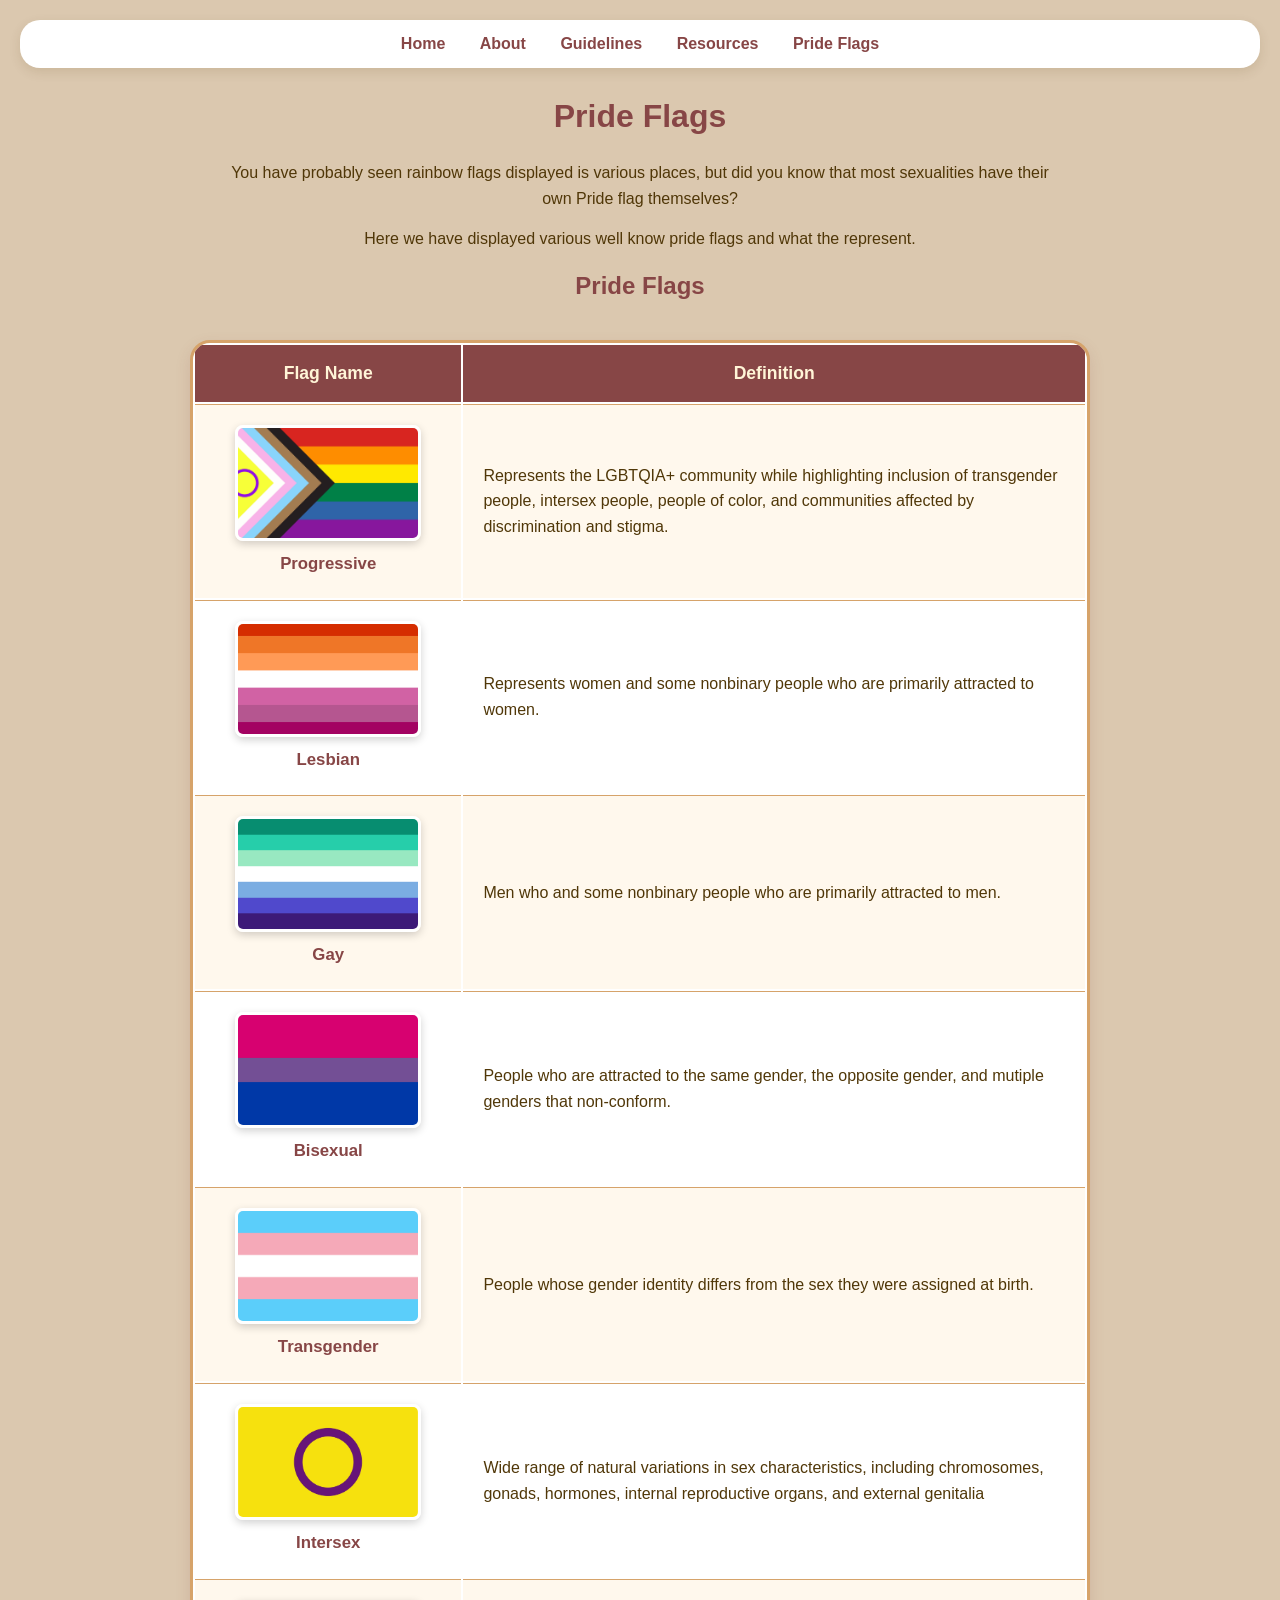
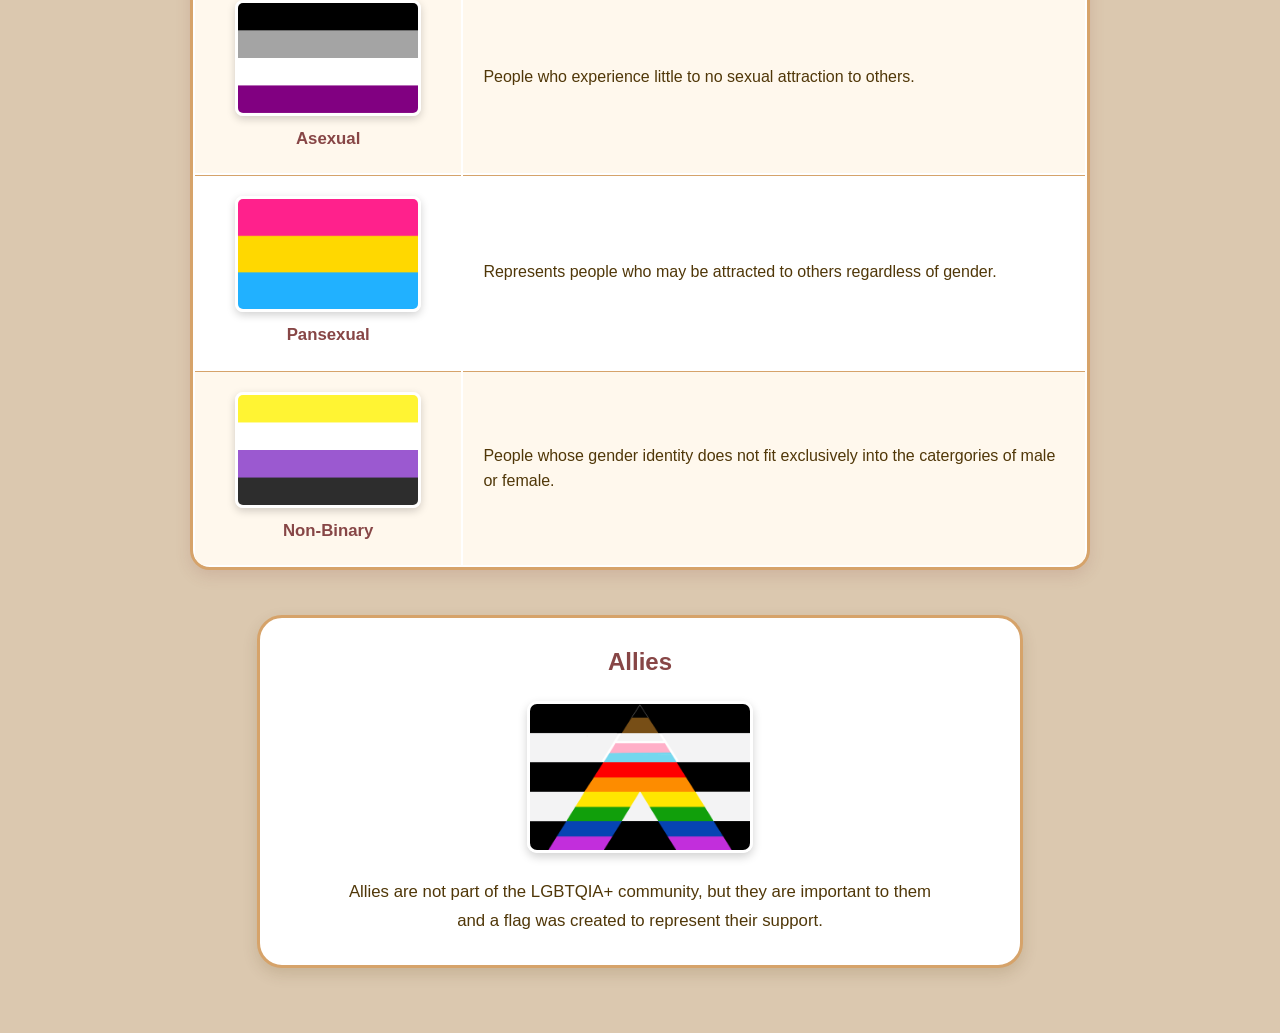
<file: HWC-Website-main/facts.html>
<!DOCTYPE html>

<html lang="en">

<head>

    <title>Pride Flags</title>

    <link rel="stylesheet" href="style.css">


</head>

<body>

    <nav>
    <a href="index.html">Home</a>
    <a href="about.html">About</a>
    <a href="guidelines.html">Guidelines</a>
    <a href="favorites.html">Resources</a>
    <a href="facts.html">Pride Flags</a>
    </nav>



    <h1>Pride Flags</h1>

<p class="intro"> You have probably seen rainbow flags displayed is various places, but did you know
    that most sexualities have their own Pride flag themselves?
</p>

    <p class="intro">Here we have displayed various well know pride flags and what the represent.
    </p>
    
    <section>
    <h2>Pride Flags</h2>

    <table class="prideflags-table">
        <tr>
            <th>Flag Name</th>
            <th>Definition</th>
        </tr>

        <tr>
            <td><img src="progprideflag.png" alt="Progressive Pride Flag">Progressive</td>
            <td>Represents the LGBTQIA+ community while highlighting inclusion of transgender people, 
                intersex people, people of color, and communities affected by discrimination and stigma.
            </td>
        </tr>

        <tr>
            <td><img src="lesbianflag.png" alt="Lesbian Pride Flag">Lesbian</td>
            <td>Represents women and some nonbinary people who are primarily attracted to women.</td>
        </tr>

        <tr>
            <td><img src="gayprideflag.png" alt="Gay Pride Flag">Gay</td>
            <td>Men who and some nonbinary people who are primarily attracted to men.</td>
        </tr>

        <tr>
            <td><img src="biprideflag.png" alt="Bisexual Pride Flag">Bisexual</td>
            <td>People who are attracted to the same gender, the opposite gender, and mutiple 
                genders that non-conform.
            </td>
        </tr>

        <tr>
            <td><img src="transflag.png" alt="Tansgender Pride Flag">Transgender</td>
            <td>People whose gender identity differs from the sex they were assigned at birth.</td>
        </tr>

        <tr>
            <td><img src="intersexflag.png" alt="Intersex Pride Flag">Intersex</td>
            <td>Wide range of natural variations in sex characteristics, including chromosomes, 
                gonads, hormones, internal reproductive organs, and external genitalia</td>
        </tr>

        <tr>
            <td><img src="aceflag.png" alt="Asexual Pride Flag">Asexual</td>
            <td>People who experience little to no sexual attraction to others.</td>
        </tr>

        <tr>
            <td><img src="panflag.png" alt="Pansexual Pride Flag">Pansexual</td>
            <td>Represents people who may be attracted to others regardless of gender.</td>
        </tr>

        <tr>
            <td><img src="nbflag.png" alt="Non-Binary Pride Flag">Non-Binary</td>
            <td>People whose gender identity does not fit exclusively into the catergories of male or 
                female.</td>
        </tr>
    </table>

</section>

<section class="allies-section">
    
            <h2>Allies</h2>

            <img 
                src="allyflag.png" 
                class="ally-flag"
                alt="Ally Flag">
            
            <p>
                Allies are not part of the LGBTQIA+ community, but they are important to them and a flag 
                was created to represent their support.
            </p>
        
        </section>
    
</body>
</html>
</file>
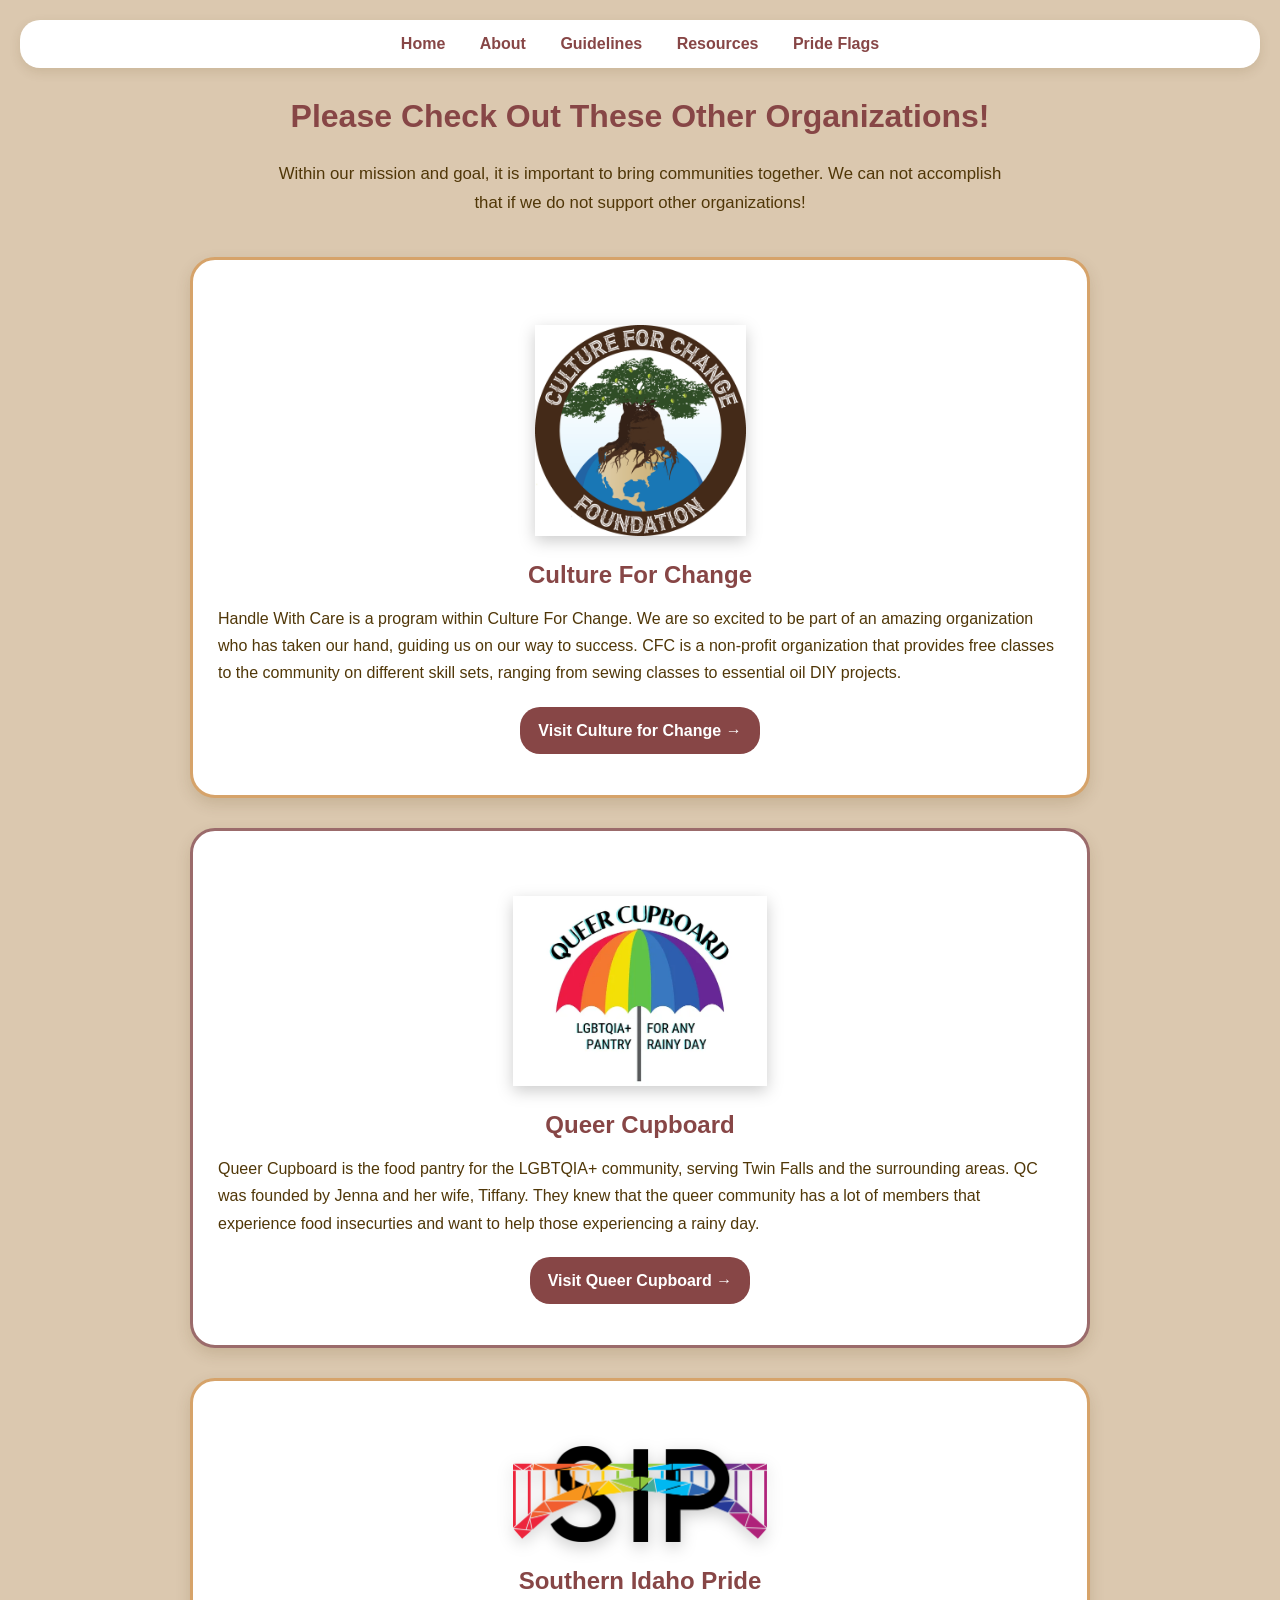
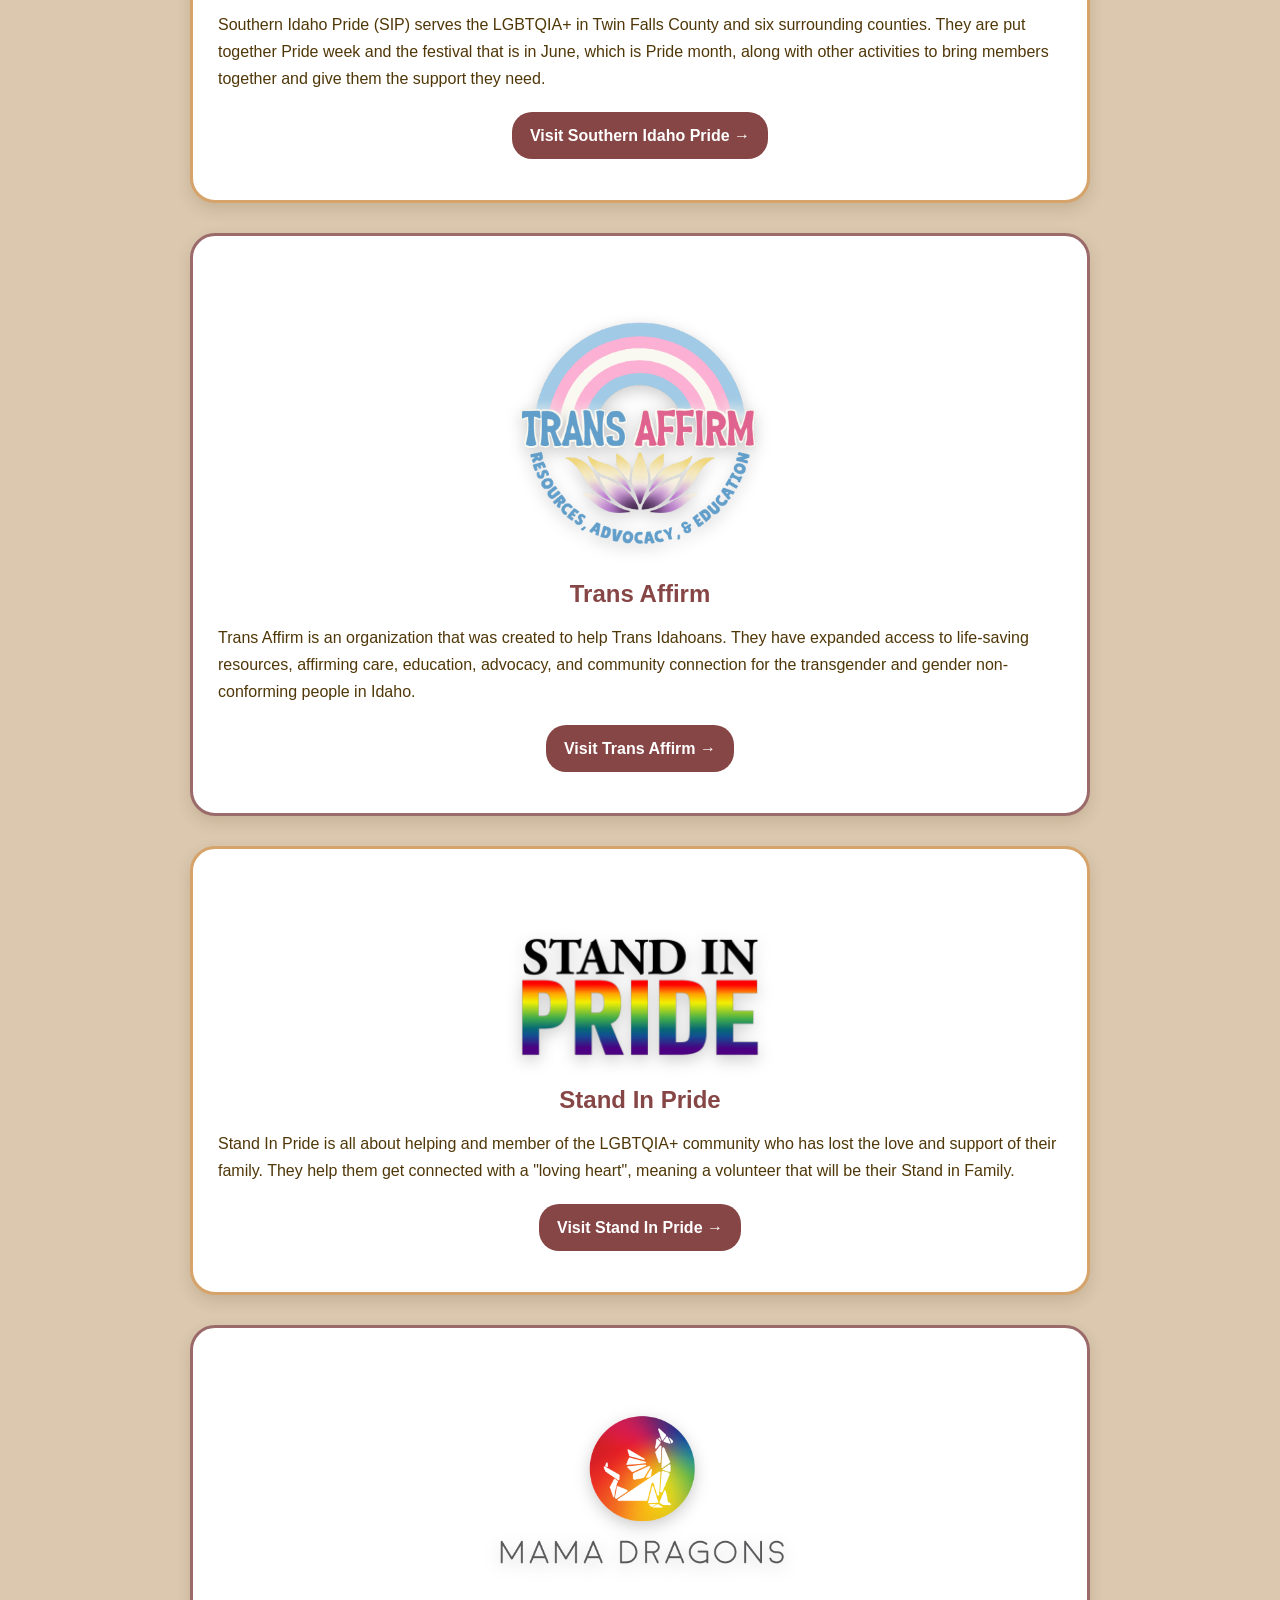
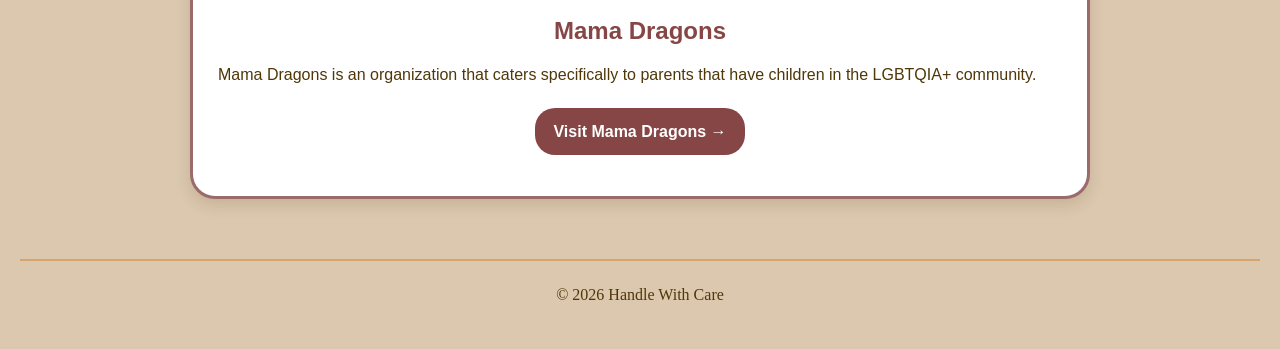
<file: HWC-Website-main/favorites.html>
<!--I got very hyper focused on this webpage. I wanted to add so much more so I spent a lot of time
doing research and knowing how to make it look better. I am enjoying this a lot!-->


<!DOCTYPE html>
<html lang="en">
<head>

    <title>Great Resources</title>

    <link rel="stylesheet" href="style.css">

</head>

<body>

   <nav>
    <a href="index.html">Home</a>
    <a href="about.html">About</a>
    <a href="guidelines.html">Guidelines</a>
    <a href="favorites.html">Resources</a>
    <a href="facts.html">Pride Flags</a>
    </nav>

    <main class="resources">

    <h1>Please Check Out These Other Organizations!</h1>

<p class="resource-intro">
    Within our mission and goal, it is important to bring communities together. 
    We can not accomplish that if we do not support other organizations! 
</p>

<section class="resource-card">

    <img 
        src="cfc.png" 
        class="cfc-logo"
        alt="Culture For Change"
        width="300"
        height="300"
        >

<h2>
    <a href="https://www.cultureforchangefoundation.org/">
             Culture For Change
        </a>
</h2>



<p>
    Handle With Care is a program within Culture For Change. We are  so excited to be part of
    an amazing organization who has taken our hand, guiding us on our way to success.
    
    CFC is a non-profit organization that provides free classes to the community on
     different skill sets, ranging from sewing classes to essential oil DIY projects. 
</p>

<p class="visit">
    <a href="https://www.cultureforchangefoundation.org/">
        Visit Culture for Change →
    </a>
</p>

</section>

<section class="resource-card">

    <img 
        src="queercupboard.png" 
        class="qc-logo"
        alt="Queer Cupboard"
        >

    <h2>
        <a href="https://queercupboard.org/">
             Queer Cupboard 
        </a>

    </h2>

<p>
    Queer Cupboard is the food pantry for the LGBTQIA+ community, serving Twin Falls and 
    the surrounding areas. QC was founded by Jenna and her wife, Tiffany. 
    They knew that the queer community has a lot of members that experience food insecurties
    and want to help those experiencing a rainy day.
</p>

<p class="visit">
    <a href="https://queercupboard.org/">
        Visit Queer Cupboard →
        </a>
</p>

</section>

<section class="resource-card">

    <img 
        src="sip.png" 
        class="sip-logo"
        alt="Southern Idaho Pride"
        >
<h2>
     <a href="https://www.southernidahopride.org/home">
         Southern Idaho Pride 
    </a>
</h2>

<p>
    Southern Idaho Pride (SIP) serves the LGBTQIA+ in Twin Falls County and six surrounding counties. 
    They are put together Pride week and the festival that is in June, which is Pride month, along with 
    other activities to bring members together and give them the support they need. 
</p>

    <p class="visit">
    <a href="https://www.southernidahopride.org/home">
        Visit Southern Idaho Pride →
     </a>
    </p>

    </section>

<section class="resource-card">
<h2>
    <img 
        src="transaffirm.png" 
        class="ta-logo"
        alt="Trans Affirm"
        >
    <a href="https://www.transaffirm.org/">
            Trans Affirm
        </a>
</h2>

<p>
    Trans Affirm is an organization that was created to help Trans Idahoans. They have expanded access to life-saving resources,
    affirming care, education, advocacy, and community connection for the transgender and gender non-conforming people in Idaho.
</p>

    <p class="visit">
    <a href="https://www.transaffirm.org/">
        Visit Trans Affirm →
     </a>
    </p>

</section>

<section class="resource-card">

<h2>
    <img 
        src="standinpride.png" 
        class="stip-logo"
        alt="Stand In Pride"
        >
    <a href="https://www.standinpride.org/">
            Stand In Pride 
        </a>

    </h2>

<p>
    Stand In Pride is all about helping and member of the LGBTQIA+ community who has lost the love 
    and support of their family. They help them get connected with a "loving heart", meaning a volunteer
    that will be their Stand in Family.
</p>

<p class="visit">
    <a href="https://www.standinpride.org/">
        Visit Stand In Pride →
        </a>
</p>

</section>


<section class="resource-card">

    <img 
        src="Mama Dragons Logo.png" 
        class="md-logo"
        alt="Mama Dragons"
        >
<h2>
    
    <a href="https://www.mamadragons.org/">
             Mama Dragons 
        </a>
</h2>



<p>
    Mama Dragons is an organization that caters specifically to parents 
    that have children in the LGBTQIA+ community.
    
</p>

    <p class="visit">
    <a href="https://www.mamadragons.org/">
        Visit Mama Dragons →
     </a>
    </p>

</section>



</main>

<footer>
    &copy; 2026 Handle With Care
</footer>

</body>
</html>
</file>
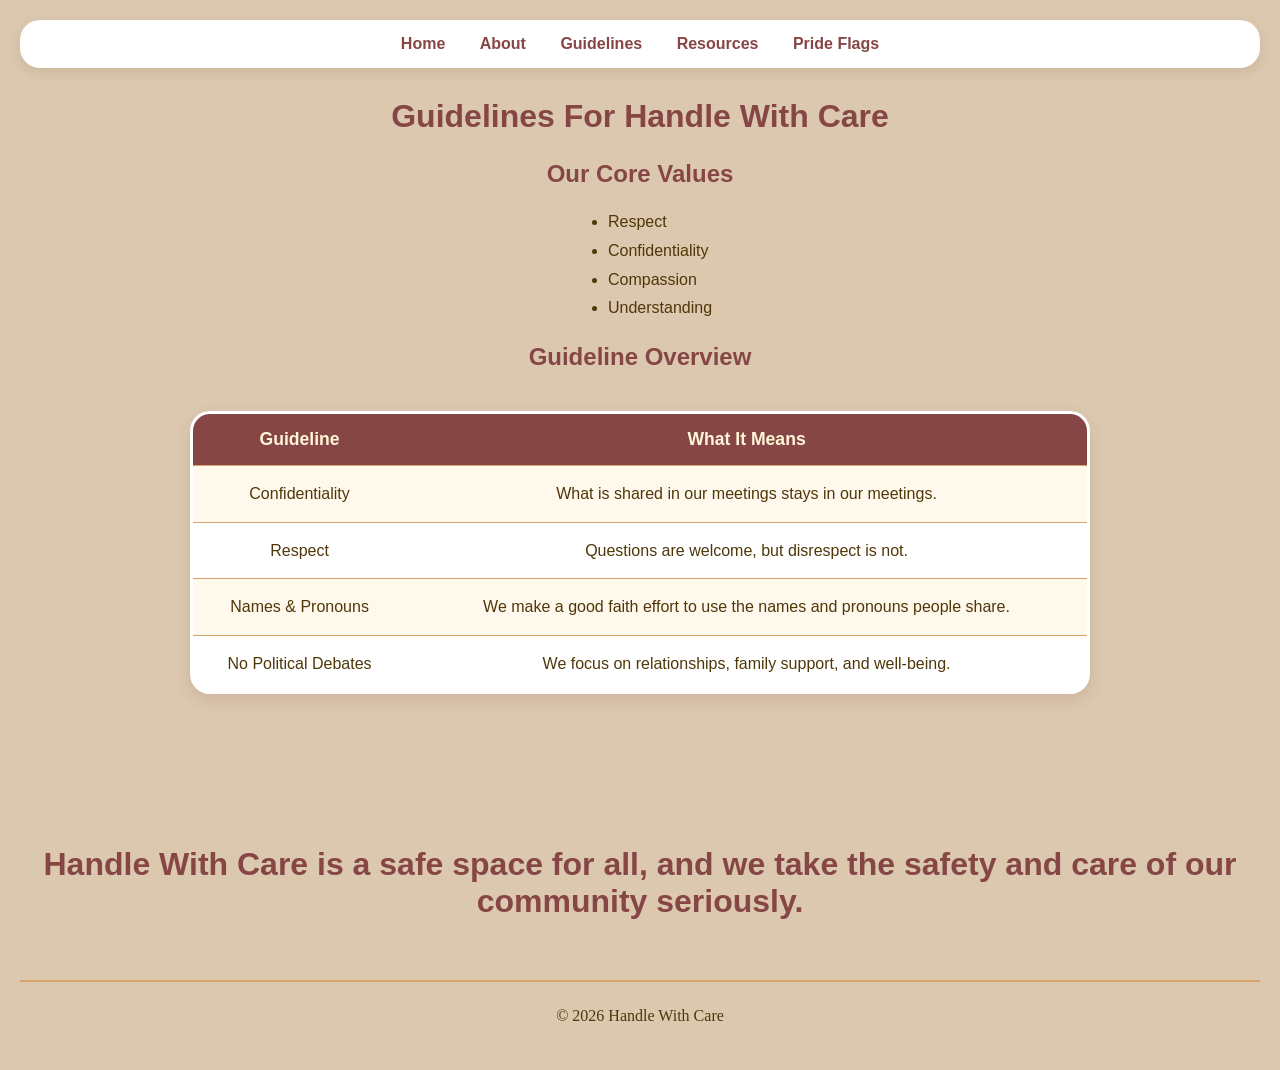
<file: HWC-Website-main/guidelines.html>
<!--Added this guidelines page for more information.-->


<!DOCTYPE html>
<html lang="en">
<head>
    
    <link rel="stylesheet" href="style.css">

<title>Guidelines - Handle With Care</title>

</head>

<body>

<header>

    <nav>
        
    <a href="index.html">Home</a>
    <a href="about.html">About</a>
    <a href="guidelines.html">Guidelines</a>
    <a href="favorites.html">Resources</a>
    <a href="facts.html">Pride Flags</a>
    </nav>

</header>

<h1>Guidelines For Handle With Care</h1>

<section class="core-values">

    <h2>Our Core Values</h2>

    <ul>
        <li>Respect</li>
        <li>Confidentiality</li>
        <li>Compassion</li>
        <li>Understanding</li>
    </ul>

</section>

<section>
    <h2>Guideline Overview</h2>

    <table class="guidelines-table">
        <tr>
            <th>Guideline</th>
            <th>What It Means</th>
        </tr>

        <tr>
            <td>Confidentiality</td>
            <td>What is shared in our meetings stays in our meetings.</td>
        </tr>

        <tr>
            <td>Respect</td>
            <td>Questions are welcome, but disrespect is not.</td>
        </tr>

        <tr>
            <td>Names &amp; Pronouns</td>
            <td>We make a good faith effort to use the names and pronouns people share.</td>
        </tr>

        <tr>
            <td>No Political Debates</td>
            <td>We focus on relationships, family support, and well-being.</td>
        </tr>
    </table>
</section>

<br> 
<br>
<br>
<br>
<br>
<h1>Handle With Care is a safe space for all, and we take the safety and care of our community
    seriously.
</h1>

 <footer>
        &copy; 2026 Handle With Care
</footer>


</body>
</html>
</file>
<file: style.css>
/* this code was too simply and not looking the way that I would have preffered
it looked too bold and plain at the same time.

body{
    background-color: rgb(179, 165, 140);
}

p{
    font-family: cursive;
    text-align: center;
}

a:link{
    color:rgb(102, 45, 5);
}

a:visited{
    color:maroon;
}*/

/*I researched more code and meanings for my background and images to make the
page cleaner and prettier*/

/* Page Layout*/

body {
    background-color: #dbc8af;

    font-family: Arial, sans-serif;

    margin: 0;

    padding: 70px 20px 20px 20px;

    color: rgb(80, 55, 8);
}

/* Navigation */

nav {
    text-align: center;

    margin-bottom: 30px;

    padding: 15px;

    background-color: #fff;

    border-radius: 20px;

    box-shadow: 0 4px 12px rgba(80, 55, 8, 0.12);
}

nav a {
    color: rgb(135, 70, 70);

    text-decoration: none;

    font-weight: bold;

    margin: 0 15px;

    transition: color 0.3s ease;
}

nav a:hover {
    color: #d1845c;
}

/* Escape Button/Bar */ /* Note to self, z-index means that it stay at the top of the page Taylor, you need it! */

.top-bar {
    display: flex;

    justify-content: center;

    align-items: center;

    padding: 6px 20px;

    background-color: #ffffff;
}


.top-bar p {
    margin: 0;
}

.escape-button {
    border: 1px solid #8b4a4a;

    padding: 4px 10px;

    text-decoration: none;
}

.main-nav {
    margin-top: 15px;

    text-align: center;
}

.main-nav a {
    margin: 0 12px;

    text-decoration: none;
}
/* Headings */

h1 {
    color: rgb(135, 70, 70);

    text-align: center;

    margin-bottom: 25px;
}

h2 {
    color: rgb(135, 70, 70);

    text-align: center;
}

/* Home */

main {
    max-width: 900px;

    margin: 0 auto;
}

/* Logo */

.logo {
    display: block;

    width: 55%;

    max-width: 450px;

    height: auto;

    margin: 40px auto 25px;

    filter: drop-shadow(
        0 5px 8px rgba(0, 0, 0, 0.2)
    );
}

/* Welcome */

.welcome {
    text-align: center;

    max-width: 750px;

    margin: 30px auto 45px;

    padding: 25px;

    background-color: #ffffff;

    border: 3px solid #d6a36a;

    border-radius: 25px;

    box-shadow:
        0 6px 15px rgba(80, 55, 8, 0.15);
}

.welcome h1 {
    margin-top: 0;
}

.welcome p {
    color: rgb(80, 55, 8);

    font-size: 1.1rem;

    line-height: 1.7;
}

/* Mission Statement */

.mission {
    text-align: center;

    margin: 40px auto;

    padding: 30px;

    background: linear-gradient(
        135deg,
        #8b4a4a,
        #a66a55
    );

    border-radius: 25px;

    box-shadow:
        0 7px 18px rgba(80, 55, 8, 0.2);
}

.mission h2 {
    color: #fff5d7;

    margin-top: 0;
}

.mission p {
    color: #fffaf0;

    line-height: 1.7;

    font-size: 1.05rem;
}

/* Contact */

.contact {
    text-align: center;

    margin: 45px auto;

    padding: 25px;

    background-color: #fff8ed;

    border: 3px solid #d6a36a;

    border-radius: 25px;
}

.contact h2 {
    margin-top: 0;
}

.contact p > a {
    color: rgb(135, 70, 70);

    font-weight: bold;

    text-decoration: none;
}

.contact p > a:hover {
    color: #d1845c;

    text-decoration: underline;
}

/* About */

.intro {
    color: rgb(80, 55, 8);

    text-align: center;

    max-width: 850px;

    margin: 15px auto;

    line-height: 1.6;
}

/* Team member cards */

.person {
    display: flex;

    align-items: center;

    gap: 30px;

    max-width: 900px;

    margin: 35px auto;

    padding: 25px;

    background-color: #ffffff;

    border: 3px solid #d6a36a;

    border-radius: 25px;

    box-shadow:
        0 6px 15px rgba(80, 55, 8, 0.15);

    transition:
        transform 0.3s ease,
        box-shadow 0.3s ease;
}

/* Alternate card direction */

.person:nth-of-type(even) {
    flex-direction: row-reverse;

    border-color: #9b6b6b;
}

/* Team member pictures */

.person img {
    width: 160px;
    height: 160px;

    object-fit: cover;

    border-radius: 50%;

    border: 5px solid white;

    box-shadow:
        0 0 0 4px #d6a36a,
        0 5px 12px rgba(0, 0, 0, 0.2);

    flex-shrink: 0;

    transition:
        transform 0.3s ease;
}

/* Team card hover */

.person:hover {
    transform: translateY(-5px);

    box-shadow:
        0 10px 22px rgba(80, 55, 8, 0.2);
}

.person:hover img {
    transform: rotate(3deg) scale(1.05);
}

/* Team member text */

.person p {
    flex: 1;

    margin: 0;

    color: rgb(80, 55, 8);

    line-height: 1.7;
}

/* Team member names */

.person strong {
    display: block;

    color: rgb(135, 70, 70);

    font-size: 1.5rem;

    margin-bottom: 10px;
}

/* Resources */

.resources {
    max-width: 900px;

    margin: 0 auto;
}

/* Resource introduction */

.resource-intro {
    max-width: 750px;

    margin: 20px auto 40px;

    text-align: center;

    color: rgb(80, 55, 8);

    line-height: 1.7;

    font-size: 1.05rem;
}

/* Resource cards */

.resource-card {
    margin: 30px auto;

    padding: 25px;

    background-color: #ffffff;

    border: 3px solid #d6a36a;

    border-radius: 25px;

    box-shadow:
        0 6px 15px rgba(80, 55, 8, 0.15);

    transition:
        transform 0.3s ease,
        box-shadow 0.3s ease;
}

/* Alternate card colors */

.resource-card:nth-of-type(odd) {
    border-color: #d6a36a;
}

.resource-card:nth-of-type(even) {
    border-color: #9b6b6b;
}

/* Resource card hover */

.resource-card:hover {
    transform: translateY(-5px);

    box-shadow:
        0 10px 22px rgba(80, 55, 8, 0.2);
}

/* Organization names */

.resource-card h2 {
    margin-top: 0;

    margin-bottom: 15px;

    text-align: center;
}

.resource-card h2 a {
    color: rgb(135, 70, 70);

    text-decoration: none;
}

.resource-card h2 a:hover {
    color: #d1845c;
}

/* Resource descriptions */

.resource-card p {
    color: rgb(80, 55, 8);

    line-height: 1.7;
}

/* Resource Logos */

.cfc-logo {
    display: block;

    width: 25%;

    max-width: 300px;

    height: auto;

    margin: 40px auto 25px;

    filter: drop-shadow(
        0 5px 8px rgba(0, 0, 0, 0.2)
    );
}

.qc-logo {
    display: block;

    width: 30%;

    height: auto;

    margin: 40px auto 25px;

    filter: drop-shadow(
        0 5px 8px rgba(0, 0, 0, 0.2)
    );
}

.sip-logo {
    display: block;

    width: 30%;

    height: auto;

    margin: 40px auto 25px;

    filter: drop-shadow(
        0 5px 8px rgba(0, 0, 0, 0.2)
    );
}

.ta-logo {
    display: block;

    width: 30%;

    height: auto;

    margin: 40px auto 25px;

    filter: drop-shadow(
        0 5px 8px rgba(0, 0, 0, 0.2)
    );
}

.stip-logo {
    display: block;

    width: 30%;

    height: auto;

    margin: 40px auto 25px;

    filter: drop-shadow(
        0 5px 8px rgba(0, 0, 0, 0.2)
    );
}

.md-logo {
    display: block;

    width: 40%;

    height: auto;

    margin: 40px auto 25px;

    filter: drop-shadow(
        0 5px 8px rgba(0, 0, 0, 0.2)
    );
}

/* Guidelines List */

.guideline-list {
    max-width: 750px;

    margin: 40px auto;

    padding: 25px 40px;

    background-color: #ffffff;

    border: 3px solid #d6a36a;

    border-radius: 25px;

    box-shadow:
        0 6px 15px rgba(80, 55, 8, 0.15);

    color: rgb(80, 55, 8);

    line-height: 1.8;

    text-align: center;

    list-style-position: inside;
}

.guideline-list li {
    margin-bottom: 10px;

    text-align: center;
}

.guideline-list li:last-child {
    margin-bottom: 0;
}

/* Guidelines Table */

.guidelines-table {
    width: 90%;

    max-width: 900px;

    margin: 40px auto;

    border-collapse: collapse;

    background-color: #ffffff;

    border: 3px solid #d6a36a;

    border-radius: 20px;

    overflow: hidden;

    box-shadow:
        0 6px 15px rgba(135, 70, 70, 0.15);

    color: rgb(80, 55, 8);
}

.guidelines-table th {
    background-color: rgb(135, 70, 70);

    color: #fff5d7;

    padding: 15px;

    text-align: center;

    font-size: 1.1rem;
}

.guidelines-table td {
    padding: 15px;

    text-align: center;

    line-height: 1.6;

    border-top: 1px solid #d6a36a;
}

.guidelines-table tr:nth-child(even) {
    background-color: #fff8ed;
}

.guidelines-table tr:hover {
    background-color: #f3e3d1;
}

/* Visit buttons */

.resource-card .visit {
    text-align: center;

    margin-top: 20px;
}

.resource-card .visit a {
    display: inline-block;

    padding: 10px 18px;

    background-color: rgb(135, 70, 70);

    color: white;

    border-radius: 20px;

    text-decoration: none;

    font-weight: bold;

    transition:
        background-color 0.3s ease,
        transform 0.2s ease;
}

.resource-card .visit a:hover {
    background-color: #d1845c;

    transform: scale(1.05);
}

/* Core Values */

.core-values {
    text-align: center;
}

.core-values h2 {
    text-align: center;
}

.core-values ul {
    display: inline-block;

    text-align: left;

    margin: 0 auto;

    padding-left: 40px;

    line-height: 1.8;
}

/*Pride Flags Table */

.prideflags-table {
    width: 90%;

    max-width: 900px;

    margin: 40px auto;

    border-collapse: separate;

    background-color: #ffffff;

    border: 3px solid #d6a36a;

    border-radius: 20px;

    overflow: hidden;

    box-shadow:
        0 6px 15px rgba(135, 70, 70, 0.15);

    color: rgb(80, 55, 8);
}

.prideflags-table img {
    display: block;
     width: 180px;
     height: 110px;

    object-fit: cover;

    margin: 0 auto 10px;

    border-radius: 8px;

    border: 3px solid white;

    box-shadow:
        0 3px 8px rgba(0, 0, 0, 0.18);
}

.prideflags-table th {
    background-color: rgb(135, 70, 70);

    color: #fff5d7;

    padding: 18px;

    text-align: center;

    font-size: 1.1rem;
}

.prideflags-table td {
    padding: 20px;

    text-align: center;

    vertical-align: middle;

    line-height: 1.6;

    border-top: 1px solid #d6a36a;
}

.prideflags-table tr:nth-child(even) {
    background-color: #fff8ed;
}

.prideflags-table tr:hover {
    background-color: #f3e3d1;
}

.prideflags-table td:first-child {
    width: 30%;
    
    font-weight: bold;

    color: rgba(135, 70, 70);

    font-size: 1.05rem;
}

.prideflags-table td:last-child {
    text-align: left;

    width: 70%;
}

/* Allies Section */

.allies-section {
    max-width: 700px;

    margin: 45px auto;

    padding: 30px;

    background-color: #ffffff;

    border: 3px solid #d6a36a;

    border-radius: 25px;

    box-shadow: 
        0 6px 15px rgba(80, 55, 8, 0.15);

    text-align: center;
}

.allies-section h2 {
    margin-top: 0;

    margin-bottom: 25px;

    color: rgb(135, 70, 70);
}

.ally-flag {
    display: block;

    width: 220px;
    height: auto;

    margin: 0 auto 25px;

    border-radius: 10px;

    border: 3px solid white;

    box-shadow: 
        0 4px 10px rgba(0, 0, 0, 0.18);
}

.allies-section p {
    max-width: 600px;

    margin: 0 auto;

    color: rgb(80, 55, 8);

    line-height: 1.7;

    font-size: 1.05rem;
}

/* Icons for Socials */

.socials {
    display: flex;

    justify-content: center;

    gap: 30px;

    margin-top: 20px;
}

.socials a {
    display: flex;

    align-items: center;
    justify-content: center;

    width: 45px;
    height: 45px;

    background-color: rgb(135, 70, 70);

    color: white;

    border-radius: 50%;

    text-decoration: none;

    font-size: 22px;

    transition: 
    background-color 0.3s ease,
    transform 0.2s ease;
}

.socials a:hover {
    background-color: #d1845c;

    transform: translate(-3px);
}

/* Footer */

footer {
    text-align: center;

    color: rgb(80, 55, 8);

    font-family: cursive;

    margin-top: 60px;

    padding: 25px;

    border-top: 2px solid #d6a36a;
}

/* Phone App */

@media (max-width: 600px) {

    body {
        padding: 10px;
    }

    /* Phone Navigation */

    nav a {
        display: inline-block;

        margin: 5px 8px;
    }

    /* Phone Home Logo */

    .logo {
        width: 75%;
    }

    /* Phone Home Sections */

    .welcome,
    .mission,
    .contact {
        margin-left: 10px;

        margin-right: 10px;

        padding: 20px;
    }

    /* Phone Team Cards */

    .person,
    .person:nth-of-type(even) {
        flex-direction: column;

        text-align: center;
    }

    .person img {
        width: 140px;

        height: 140px;
    }

    .person p {
        text-align: center;
    }

    /* Phone Resource Cards */

    .resources {
        padding: 0 10px;
    }

    .resource-card {
        padding: 20px;
    }

    /* Phone Guidelines List */

    .guideline-list {
        padding: 20px 30px;
    }

    /* Phone Guidelines Table */

    .guidelines-table {
        width: 100%;

        font-size: 0.9rem;
    }

    .guidelines-table th,
    .guidelines-table td {
        padding: 10px;
    }

}
</file>
<file: HWC-Website-main/style.css>
/* this code was too simply and not looking the way that I would have preffered
it looked too bold and plain at the same time.

body{
    background-color: rgb(179, 165, 140);
}

p{
    font-family: cursive;
    text-align: center;
}

a:link{
    color:rgb(102, 45, 5);
}

a:visited{
    color:maroon;
}*/

/*I researched more code and meanings for my background and images to make the
page cleaner and prettier*/

/* Page Layout*/

body {
    background-color: #dbc8af;

    font-family: Arial, sans-serif;

    margin: 0;
    padding: 20px;

    color: rgb(80, 55, 8);
}

/* Navigation */

nav {
    text-align: center;
    margin-bottom: 30px;
    padding: 15px;

    background-color: #fff;
    border-radius: 20px;

    box-shadow: 0 4px 12px rgba(80, 55, 8, 0.12);
}

nav a {
    color: rgb(135, 70, 70);
    text-decoration: none;
    font-weight: bold;
    margin: 0 15px;

    transition: color 0.3s ease;
}

nav a:hover {
    color: #d1845c;
}

/* Headings */

h1 {
    color: rgb(135, 70, 70);
    text-align: center;
    margin-bottom: 25px;
}

h2 {
    color: rgb(135, 70, 70);
    text-align: center;
}

/* Home */

main {
    max-width: 900px;
    margin: 0 auto;
}

/* Logo */

.logo {
    display: block;

    width: 55%;
    max-width: 450px;
    height: auto;

    margin: 40px auto 25px;

    filter: drop-shadow(
        0 5px 8px rgba(0, 0, 0, 0.2)
    );
}

/* Welcome */

.welcome {
    text-align: center;

    max-width: 750px;

    margin: 30px auto 45px;

    padding: 25px;

    background-color: #ffffff;

    border: 3px solid #d6a36a;

    border-radius: 25px;

    box-shadow:
        0 6px 15px rgba(80, 55, 8, 0.15);
}

.welcome h1 {
    margin-top: 0;
}

.welcome p {
    color: rgb(80, 55, 8);

    font-size: 1.1rem;

    line-height: 1.7;
}

/* Mission Statement */

.mission {
    text-align: center;

    margin: 40px auto;

    padding: 30px;

    background: linear-gradient(
        135deg,
        #8b4a4a,
        #a66a55
    );

    border-radius: 25px;

    box-shadow:
        0 7px 18px rgba(80, 55, 8, 0.2);
}

.mission h2 {
    color: #fff5d7;
    margin-top: 0;
}

.mission p {
    color: #fffaf0;

    line-height: 1.7;

    font-size: 1.05rem;
}

/* Contact */

.contact {
    text-align: center;

    margin: 45px auto;

    padding: 25px;

    background-color: #fff8ed;

    border: 3px solid #d6a36a;

    border-radius: 25px;
}

.contact h2 {
    margin-top: 0;
}

.contact p > a {
    color: rgb(135, 70, 70);

    font-weight: bold;

    text-decoration: none;
}

.contact p > a:hover {
    color: #d1845c;

    text-decoration: underline;
}

/* About */

.intro {
    color: rgb(80, 55, 8);

    text-align: center;

    max-width: 850px;

    margin: 15px auto;

    line-height: 1.6;
}

/* Team member cards */

.person {
    display: flex;

    align-items: center;

    gap: 30px;

    max-width: 900px;

    margin: 35px auto;

    padding: 25px;

    background-color: #ffffff;

    border: 3px solid #d6a36a;

    border-radius: 25px;

    box-shadow:
        0 6px 15px rgba(80, 55, 8, 0.15);

    transition:
        transform 0.3s ease,
        box-shadow 0.3s ease;
}

/* Alternate card direction */

.person:nth-of-type(even) {
    flex-direction: row-reverse;

    border-color: #9b6b6b;
}

/* Team member pictures */

.person img {
    width: 160px;
    height: 160px;

    object-fit: cover;

    border-radius: 50%;

    border: 5px solid white;

    box-shadow:
        0 0 0 4px #d6a36a,
        0 5px 12px rgba(0, 0, 0, 0.2);

    flex-shrink: 0;

    transition:
        transform 0.3s ease;
}

/* Team card hover */

.person:hover {
    transform: translateY(-5px);

    box-shadow:
        0 10px 22px rgba(80, 55, 8, 0.2);
}

.person:hover img {
    transform: rotate(3deg) scale(1.05);
}

/* Team member text */

.person p {
    flex: 1;

    margin: 0;

    color: rgb(80, 55, 8);

    line-height: 1.7;
}

/* Team member names */

.person strong {
    display: block;

    color: rgb(135, 70, 70);

    font-size: 1.5rem;

    margin-bottom: 10px;
}

/* Resources */

.resources {
    max-width: 900px;

    margin: 0 auto;
}

/* Resource introduction */

.resource-intro {
    max-width: 750px;

    margin: 20px auto 40px;

    text-align: center;

    color: rgb(80, 55, 8);

    line-height: 1.7;

    font-size: 1.05rem;
}

/* Resource cards */

.resource-card {
    margin: 30px auto;

    padding: 25px;

    background-color: #ffffff;

    border: 3px solid #d6a36a;

    border-radius: 25px;

    box-shadow:
        0 6px 15px rgba(80, 55, 8, 0.15);

    transition:
        transform 0.3s ease,
        box-shadow 0.3s ease;
}

/* Alternate card colors */

.resource-card:nth-of-type(odd) {
    border-color: #d6a36a;
}

.resource-card:nth-of-type(even) {
    border-color: #9b6b6b;
}

/* Resource card hover */

.resource-card:hover {
    transform: translateY(-5px);

    box-shadow:
        0 10px 22px rgba(80, 55, 8, 0.2);
}

/* Organization names */

.resource-card h2 {
    margin-top: 0;

    margin-bottom: 15px;

    text-align: center;
}

.resource-card h2 a {
    color: rgb(135, 70, 70);

    text-decoration: none;
}

.resource-card h2 a:hover {
    color: #d1845c;
}

/* Resource descriptions */

.resource-card p {
    color: rgb(80, 55, 8);

    line-height: 1.7;
}

/* Resource Logos */

.cfc-logo {
    display: block;
    width: 25%;
    max-width: 300px;
    height: auto;

    margin: 40px auto 25px;

    filter: drop-shadow(
        0 5px 8px rgba(0, 0, 0, 0.2)
    );
}

.qc-logo {
    display: block;
    width: 30%;
    height: auto;
    margin: 40px auto 25px;
    filter: drop-shadow(
        0 5px 8px rgba(0, 0, 0, 0.2)
    );
}

.sip-logo {
    display: block;
    width: 30%;
    height: auto;
    margin: 40px auto 25px;
    filter: drop-shadow(
        0 5px 8px rgba(0, 0, 0, 0.2)
    );
}

.ta-logo {
    display: block;
    width: 30%;
    height: auto;
    margin: 40px auto 25px;
    filter: drop-shadow(
        0 5px 8px rgba(0, 0, 0, 0.2)
    );
}

.stip-logo {
    display: block;
    width: 30%;
    height: auto;
    margin: 40px auto 25px;
    filter: drop-shadow(
        0 5px 8px rgba(0, 0, 0, 0.2)
    );
}

.md-logo {
    display: block;
    width: 40%;
    height: auto;
    margin: 40px auto 25px;
    filter: drop-shadow(
        0 5px 8px rgba(0, 0, 0, 0.2)
    );
}

/* Guidelines List */

.guideline-list {
    max-width: 750px;

    margin: 40px auto;

    padding: 25px 40px;

    background-color: #ffffff;

    border: 3px solid #d6a36a;

    border-radius: 25px;

    box-shadow:
        0 6px 15px rgba(80, 55, 8, 0.15);

    color: rgb(80, 55, 8);

    line-height: 1.8;

    text-align: center;

    list-style-position: inside;
}

.guideline-list li {
    margin-bottom: 10px;

    text-align: center;
}

.guideline-list li:last-child {
    margin-bottom: 0;
}

/* Guidelines Table */

.guidelines-table {
    width: 90%;

    max-width: 900px;

    margin: 40px auto;

    border-collapse: collapse;

    background-color: #ffffff;

    border: 3px solid #d6a36a;

    border-radius: 20px;

    overflow: hidden;

    box-shadow:
        0 6px 15px rgba(135, 70, 70, 0.15);

    color: rgb(80, 55, 8);
}

.guidelines-table th {
    background-color: rgb(135, 70, 70);

    color: #fff5d7;

    padding: 15px;

    text-align: center;

    font-size: 1.1rem;
}

.guidelines-table td {
    padding: 15px;

    text-align: center;

    line-height: 1.6;

    border-top: 1px solid #d6a36a;
}

.guidelines-table tr:nth-child(even) {
    background-color: #fff8ed;
}

.guidelines-table tr:hover {
    background-color: #f3e3d1;
}

/* Visit buttons */

.resource-card .visit {
    text-align: center;

    margin-top: 20px;
}

.resource-card .visit a {
    display: inline-block;

    padding: 10px 18px;

    background-color: rgb(135, 70, 70);

    color: white;

    border-radius: 20px;

    text-decoration: none;

    font-weight: bold;

    transition:
        background-color 0.3s ease,
        transform 0.2s ease;
}

.resource-card .visit a:hover {
    background-color: #d1845c;

    transform: scale(1.05);
}

/* Core Values */

.core-values {
    text-align: center;
}

.core-values h2 {
    text-align: center;
}

.core-values ul {
    display: inline-block;

    text-align: left;

    margin: 0 auto;

    padding-left: 40px;

    line-height: 1.8;
}

/*Pride Flags Table */

.prideflags-table {
    width: 90%;

    max-width: 900px;

    margin: 40px auto;

    border-collapse: separate;

    background-color: #ffffff;

    border: 3px solid #d6a36a;

    border-radius: 20px;

    overflow: hidden;

    box-shadow:
        0 6px 15px rgba(135, 70, 70, 0.15);

    color: rgb(80, 55, 8);
}

.prideflags-table img {
    display: block;
     width: 180px;
     height: 110px;

    object-fit: cover;

    margin: 0 auto 10px;

    border-radius: 8px;

    border: 3px solid white;

    box-shadow:
        0 3px 8px rgba(0, 0, 0, 0.18);
}

.prideflags-table th {
    background-color: rgb(135, 70, 70);

    color: #fff5d7;

    padding: 18px;

    text-align: center;

    font-size: 1.1rem;
}

.prideflags-table td {
    padding: 20px;

    text-align: center;

    vertical-align: middle;

    line-height: 1.6;

    border-top: 1px solid #d6a36a;
}

.prideflags-table tr:nth-child(even) {
    background-color: #fff8ed;
}

.prideflags-table tr:hover {
    background-color: #f3e3d1;
}

.prideflags-table td:first-child {
    width: 30%;
    
    font-weight: bold;

    color: rgba(135, 70, 70);

    font-size: 1.05rem;
}

.prideflags-table td:last-child {
    text-align: left;

    width: 70%;
}

/* Allies Section */

.allies-section {
    max-width: 700px;

    margin: 45px auto;

    padding: 30px;

    background-color: #ffffff;

    border: 3px solid #d6a36a;

    border-radius: 25px;

    box-shadow: 
        0 6px 15px rgba(80, 55, 8, 0.15);

    text-align: center;
}

.allies-section h2 {
    margin-top: 0;

    margin-bottom: 25px;

    color: rgb(135, 70, 70);
}

.ally-flag {
    display: block;

    width: 220px;
    height: auto;

    margin: 0 auto 25px;

    border-radius: 10px;

    border: 3px solid white;

    box-shadow: 
        0 4px 10px rgba(0, 0, 0, 0.18);
}

.allies-section p {
    max-width: 600px;

    margin: 0 auto;

    color: rgb(80, 55, 8);

    line-height: 1.7;

    font-size: 1.05rem;
}

/* Icons for Socials */

.socials {
    display: flex;

    justify-content: center;

    gap: 30px;

    margin-top: 20px;
}

.socials a {
    display: flex;

    align-items: center;
    justify-content: center;

    width: 45px;
    height: 45px;

    background-color: rgb(135, 70, 70);

    color: white;

    border-radius: 50%;

    text-decoration: none;

    font-size: 22px;

    transition: 
    background-color 0.3s ease,
    transform 0.2s ease;
}

.socials a:hover {
    background-color: #d1845c;

    transform: translate(-3px);
}

/* Footer */

footer {
    text-align: center;

    color: rgb(80, 55, 8);

    font-family: cursive;

    margin-top: 60px;

    padding: 25px;

    border-top: 2px solid #d6a36a;
}

/* Phone App */

@media (max-width: 600px) {

    body {
        padding: 10px;
    }

    /* Phone Navigation */

    nav a {
        display: inline-block;

        margin: 5px 8px;
    }

    /* Phone Home Logo */

    .logo {
        width: 75%;
    }

    /* Phone Home Sections */

    .welcome,
    .mission,
    .contact {
        margin-left: 10px;

        margin-right: 10px;

        padding: 20px;
    }

    /* Phone Team Cards */

    .person,
    .person:nth-of-type(even) {
        flex-direction: column;

        text-align: center;
    }

    .person img {
        width: 140px;

        height: 140px;
    }

    .person p {
        text-align: center;
    }

    /* Phone Resource Cards */

    .resources {
        padding: 0 10px;
    }

    .resource-card {
        padding: 20px;
    }

    /* Phone Guidelines List */

    .guideline-list {
        padding: 20px 30px;
    }

    /* Phone Guidelines Table */

    .guidelines-table {
        width: 100%;

        font-size: 0.9rem;
    }

    .guidelines-table th,
    .guidelines-table td {
        padding: 10px;
    }

}
</file>
